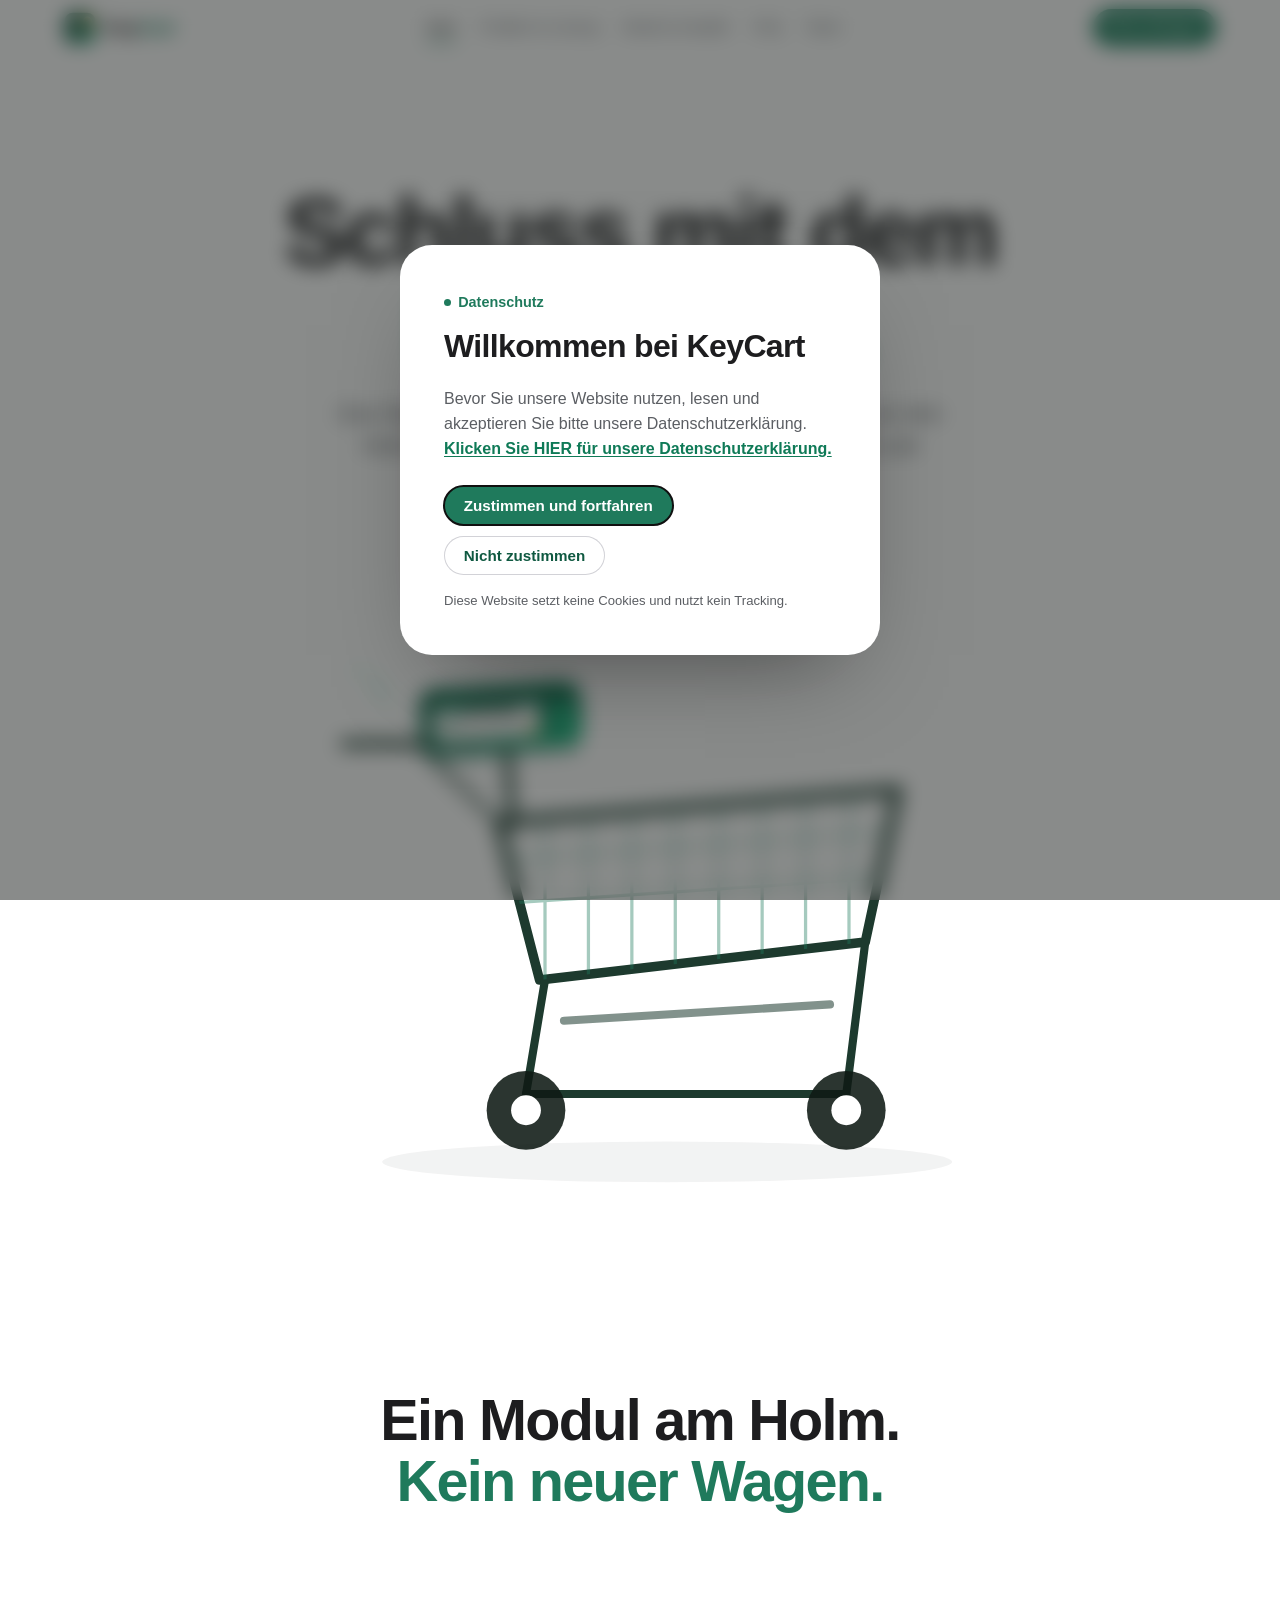
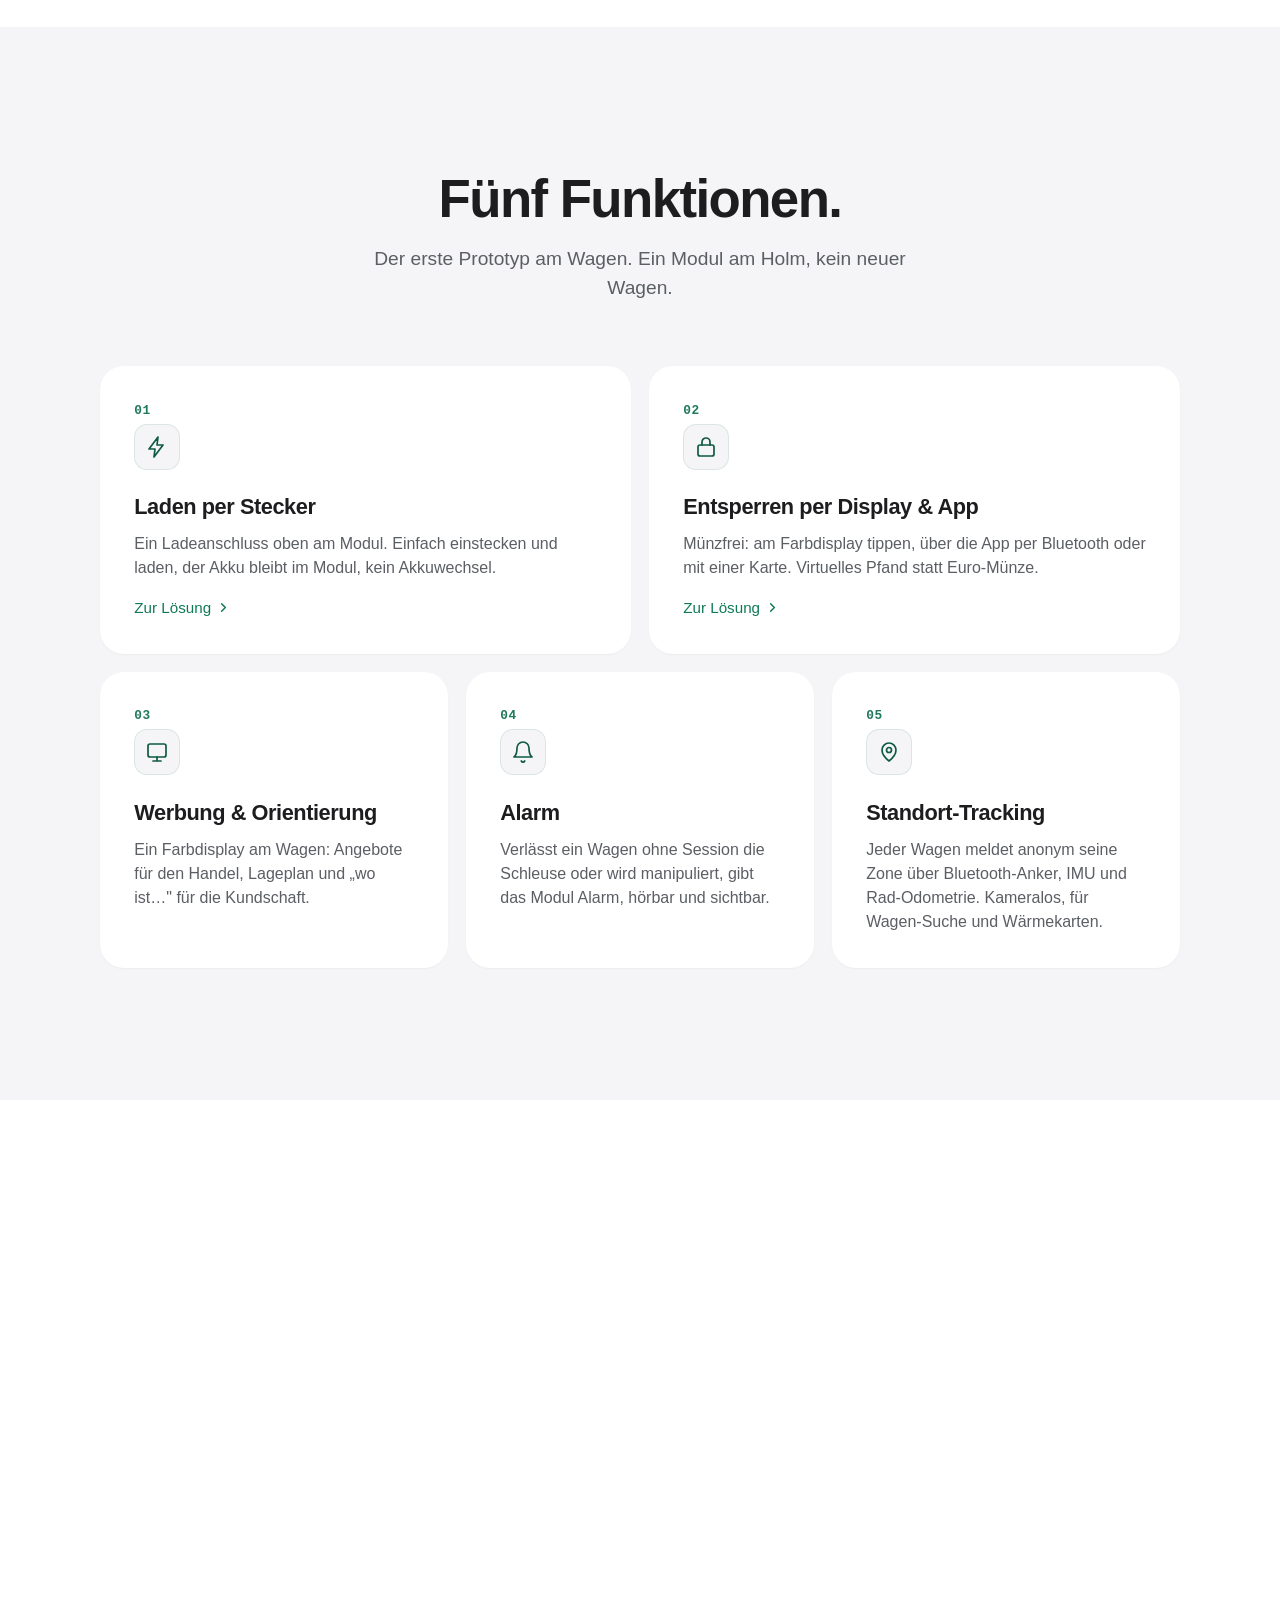
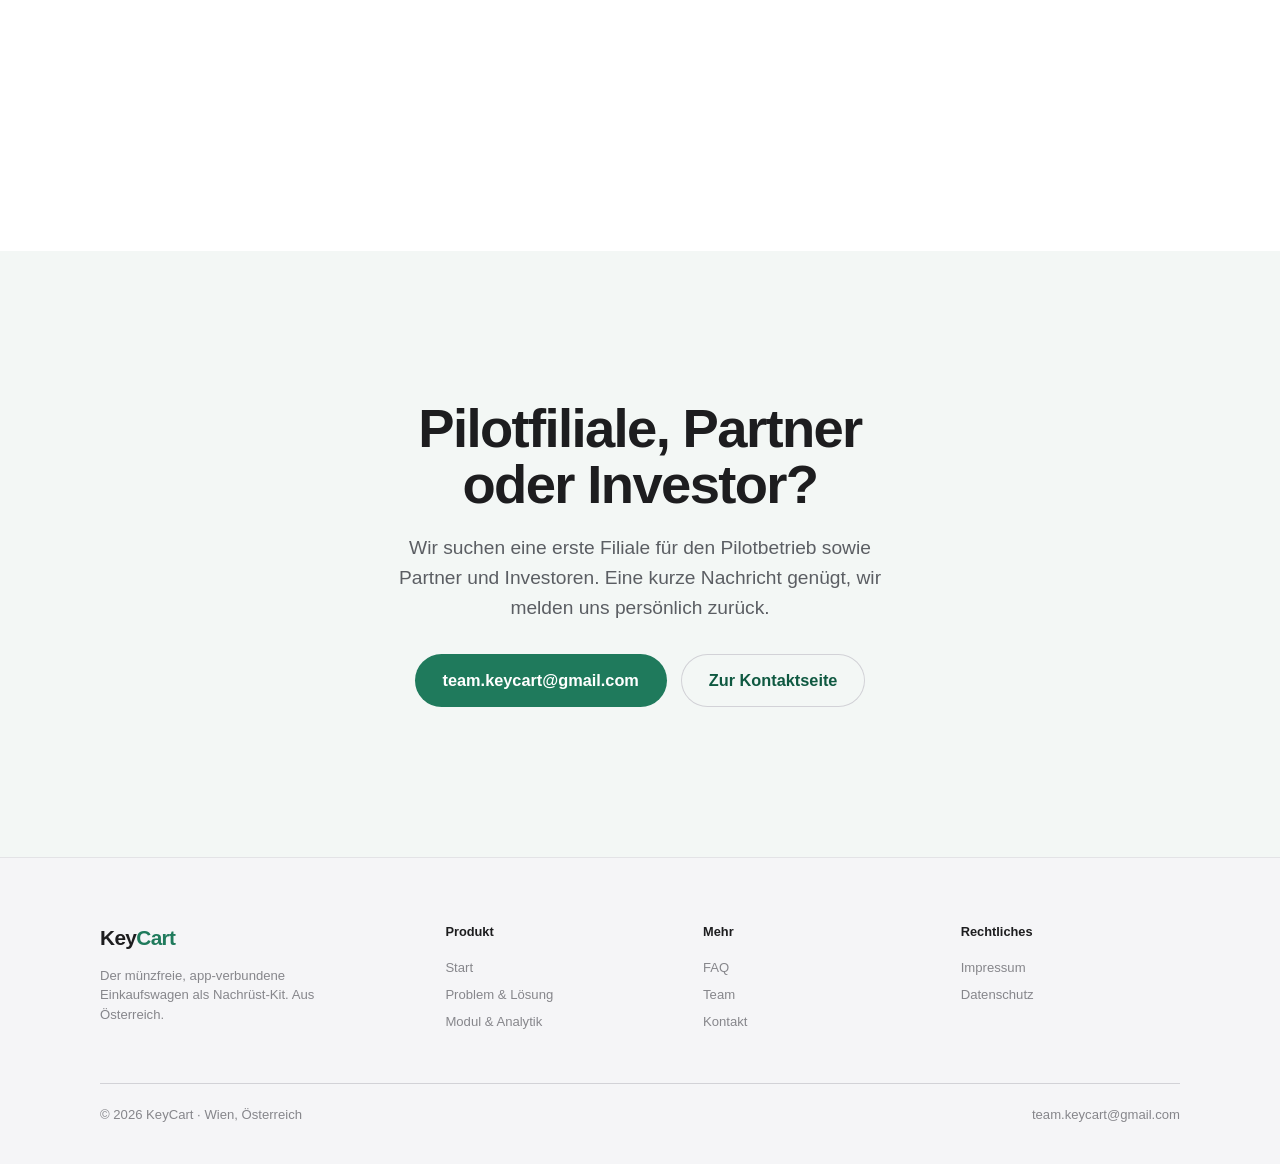
<file: index.html>
<!DOCTYPE html>
<html lang="de">
<head>
<meta charset="UTF-8" />
<meta name="viewport" content="width=device-width, initial-scale=1.0" />
<title>KeyCart · Münzfreier Einkaufswagen als Nachrüst-Modul</title>
<meta name="description" content="KeyCart rüstet bestehende Einkaufswagen nach: Laden per Stecker, Entsperren per Display oder App, ein Farbdisplay für Werbung und Orientierung, Alarm bei Diebstahl und Standort-Tracking. Ein Modul am Holm, kein neuer Wagen. Aus Wien." />
<meta property="og:title" content="KeyCart · Münzfreier Einkaufswagen als Nachrüst-Modul" />
<meta property="og:description" content="Der münzfreie, app-verbundene Einkaufswagen als Nachrüst-Kit. Aus Österreich." />
<meta property="og:type" content="website" />
<meta property="og:url" content="https://www.keycart.at/" />
<meta property="og:image" content="https://www.keycart.at/assets/img/keycart-logo.png" />
<meta property="og:image:alt" content="KeyCart Logo" />
<meta property="og:locale" content="de_AT" />
<meta property="og:site_name" content="KeyCart" />
<meta name="twitter:card" content="summary_large_image" />
<meta name="twitter:title" content="KeyCart · Münzfreier Einkaufswagen als Nachrüst-Modul" />
<meta name="twitter:description" content="Der münzfreie, app-verbundene Einkaufswagen als Nachrüst-Kit. Aus Österreich." />
<meta name="twitter:image" content="https://www.keycart.at/assets/img/keycart-logo.png" />
<link rel="canonical" href="https://www.keycart.at/" />
<link rel="icon" href="assets/img/favicon.svg" type="image/svg+xml" />
<link rel="stylesheet" href="css/home.css" />
<noscript><style>.reveal{opacity:1!important;transform:none!important}</style></noscript>
</head>
<body>

<!-- ====================== NAV ====================== -->
<header class="nav" id="nav">
  <a href="#top" class="nav__brand" aria-label="KeyCart Startseite">
    <span class="logo" aria-hidden="true">
      <svg viewBox="0 0 100 100" width="32" height="32" role="img" aria-label="KeyCart Logo">
        <defs>
          <linearGradient id="tile" x1="0" y1="0" x2="1" y2="1">
            <stop offset="0" stop-color="#0A4434"/>
            <stop offset="0.4" stop-color="#0F5941"/>
            <stop offset="0.75" stop-color="#1F7A5C"/>
            <stop offset="1" stop-color="#34D399"/>
          </linearGradient>
        </defs>
        <rect x="2" y="2" width="96" height="96" rx="26" fill="url(#tile)"/>
        <rect x="2.5" y="2.5" width="95" height="95" rx="25.5" fill="none" stroke="#fff" stroke-opacity="0.18"/>
        <g fill="none" stroke="#fff" stroke-width="7" stroke-linecap="round" stroke-linejoin="round" transform="translate(20 26) scale(0.60)">
          <path d="M2 10 H16 L30 65 H86 L98 18"/>
          <path d="M22 30 L98 18"/>
        </g>
        <circle cx="73" cy="29" r="13.5" fill="#F59E0B" stroke="#fff" stroke-width="2.4"/>
        <g transform="translate(73 29) rotate(-32)" fill="#fff">
          <circle cx="-2.6" cy="0" r="2.8"/>
          <rect x="-0.6" y="-1.2" width="7.5" height="2.4" rx="1"/>
          <rect x="4.4" y="-1.2" width="1.8" height="3.6" rx="0.6"/>
        </g>
      </svg>
    </span>
    <span class="nav__word">Key<span>Cart</span></span>
  </a>
  <nav class="nav__links" aria-label="Hauptnavigation">
    <a href="#top" aria-current="page">Start</a>
    <a href="problem-loesung.html">Problem &amp; Lösung</a>
    <a href="modul-analytik.html">Modul &amp; Analytik</a>
    <a href="faq.html">FAQ</a>
    <a href="team.html">Team</a>
  </nav>
  <a href="#kontakt" class="btn btn--solid nav__cta">Pilot anfragen</a>
</header>

<main id="top">

<!-- ====================== HERO ====================== -->
<section class="hero">
  <div class="hero__inner">
    <h1 class="reveal" style="--i:0">Schluss mit dem<br/><em>Pfandchip.</em></h1>
    <p class="hero__sub reveal" style="--i:1">
      Das Nachrüst-Kit für Einkaufswagen aus Wien. Klemmt an den Holm und macht jeden
      bestehenden Wagen münzfrei und app-verbunden. Kein neuer Wagen.
    </p>
    <div class="hero__links reveal" style="--i:2">
      <a href="#funktionen" class="link">Mehr erfahren
        <svg viewBox="0 0 24 24" fill="none" stroke="currentColor" stroke-width="2.4" stroke-linecap="round" stroke-linejoin="round"><path d="m9 6 6 6-6 6"/></svg>
      </a>
      <a href="#kontakt" class="link">Pilot anfragen
        <svg viewBox="0 0 24 24" fill="none" stroke="currentColor" stroke-width="2.4" stroke-linecap="round" stroke-linejoin="round"><path d="m9 6 6 6-6 6"/></svg>
      </a>
    </div>
  </div>

  <div class="hero__art reveal" style="--i:3">
    <svg class="cart-svg" viewBox="0 0 560 430" role="img" aria-label="Einkaufswagen mit KeyCart-Modul am Holm">
      <defs>
        <linearGradient id="mod" x1="0" y1="0" x2="1" y2="1">
          <stop offset="0" stop-color="#0F5941"/>
          <stop offset="0.6" stop-color="#1F7A5C"/>
          <stop offset="1" stop-color="#34D399"/>
        </linearGradient>
        <clipPath id="basketClip">
          <path d="M176 150 L470 126 L446 238 L206 266 Z"/>
        </clipPath>
      </defs>

      <ellipse cx="300" cy="400" rx="210" ry="15" fill="#0E1A14" opacity="0.05"/>

      <g fill="none" stroke="#1d3a2e" stroke-width="6" stroke-linecap="round" stroke-linejoin="round">
        <path d="M62 92 H188" />
        <path d="M182 94 L186 152" />
        <path d="M120 96 L176 150" opacity="0.6"/>
        <path d="M176 150 L470 126 L446 238 L206 266 Z" stroke-width="7"/>
        <path d="M210 266 L196 350" />
        <path d="M446 238 L432 350" />
        <path d="M196 350 H432" />
        <path d="M224 296 L420 284" opacity="0.55"/>
      </g>

      <g clip-path="url(#basketClip)" stroke="#1F7A5C" stroke-width="2.4" opacity="0.4">
        <path d="M210 110 L210 280"/><path d="M242 108 L242 280"/>
        <path d="M274 106 L274 280"/><path d="M306 104 L306 280"/>
        <path d="M338 102 L338 280"/><path d="M370 100 L370 280"/>
        <path d="M402 98 L402 280"/><path d="M434 96 L434 280"/>
        <path d="M170 178 L480 156"/><path d="M174 210 L470 190"/>
      </g>

      <g>
        <circle cx="196" cy="362" r="29" fill="#0E1A14" opacity="0.88"/>
        <circle cx="196" cy="362" r="11" fill="#fff"/>
        <circle cx="432" cy="362" r="29" fill="#0E1A14" opacity="0.88"/>
        <circle cx="432" cy="362" r="11" fill="#fff"/>
      </g>

      <g transform="rotate(-4 150 78)">
        <rect x="120" y="86" width="116" height="18" rx="9" fill="#0F5941" opacity="0.4"/>
        <rect x="118" y="50" width="120" height="48" rx="13" fill="url(#mod)"/>
        <rect x="118.7" y="50.7" width="118.6" height="46.6" rx="12.3" fill="none" stroke="#fff" stroke-opacity="0.25"/>
        <rect x="128" y="58" width="78" height="32" rx="5" fill="#fff"/>
        <rect x="128" y="58" width="78" height="9" rx="5" fill="#1F7A5C" opacity="0.9"/>
        <circle cx="200" cy="85" r="2.4" fill="#F59E0B"/>
        <g stroke="#1F7A5C" stroke-width="2" stroke-linecap="round" fill="none">
          <path d="m134 75 5 5 9-11"/>
        </g>
        <text x="152" y="72" font-family="JetBrains Mono, monospace" font-size="7.5" fill="#0E1A14" font-weight="600">ENTSPERRT</text>
        <rect x="134" y="81" width="64" height="2.4" rx="1.2" fill="#C9D8CE"/>
        <circle cx="222" cy="74" r="5" fill="#34D399"/>
        <circle cx="222" cy="74" r="5" fill="none" stroke="#34D399" stroke-opacity="0.5">
          <animate attributeName="r" values="5;11;5" dur="2.6s" repeatCount="indefinite"/>
          <animate attributeName="stroke-opacity" values="0.5;0;0.5" dur="2.6s" repeatCount="indefinite"/>
        </circle>
      </g>

      <g fill="none" stroke="#34D399" stroke-width="3" stroke-linecap="round" transform="translate(96 36)">
        <path d="M0 28 a18 18 0 0 0 -16 -10" opacity="0.85"><animate attributeName="opacity" values="0.2;0.85;0.2" dur="2.4s" repeatCount="indefinite"/></path>
        <path d="M-2 18 a30 30 0 0 0 -26 -16" opacity="0.55"><animate attributeName="opacity" values="0.1;0.55;0.1" dur="2.4s" begin="0.3s" repeatCount="indefinite"/></path>
      </g>
    </svg>
  </div>
</section>

<!-- ====================== STATEMENT ====================== -->
<section class="statement">
  <p class="reveal">Ein Modul am Holm.<br/><em>Kein neuer Wagen.</em></p>
</section>

<!-- ====================== FÜNF FUNKTIONEN (Bento) ====================== -->
<section class="sec sec--alt" id="funktionen">
  <div class="wrap">
    <div class="sec__head">
      <h2 class="reveal">Fünf Funktionen.</h2>
      <p class="reveal" style="--i:1">Der erste Prototyp am Wagen. Ein Modul am Holm, kein neuer Wagen.</p>
    </div>

    <div class="bento">
      <a class="bento__box bento__box--wide reveal" href="problem-loesung.html#loesung">
        <span class="bento__n">01</span>
        <span class="bento__ic"><svg viewBox="0 0 24 24" fill="none" stroke="currentColor" stroke-width="1.7" stroke-linecap="round" stroke-linejoin="round"><path d="M13 2 4 14h6l-1 8 9-12h-6z"/></svg></span>
        <h3>Laden per Stecker</h3>
        <p>Ein Ladeanschluss oben am Modul. Einfach einstecken und laden, der Akku bleibt im Modul, kein Akkuwechsel.</p>
        <span class="bento__more">Zur Lösung <svg viewBox="0 0 24 24" fill="none" stroke="currentColor" stroke-width="2.4" stroke-linecap="round" stroke-linejoin="round"><path d="m9 6 6 6-6 6"/></svg></span>
      </a>
      <a class="bento__box bento__box--wide reveal" href="problem-loesung.html#loesung">
        <span class="bento__n">02</span>
        <span class="bento__ic"><svg viewBox="0 0 24 24" fill="none" stroke="currentColor" stroke-width="1.7" stroke-linecap="round" stroke-linejoin="round"><rect x="4" y="10" width="16" height="11" rx="2"/><path d="M8 10V7a4 4 0 0 1 8 0v3"/></svg></span>
        <h3>Entsperren per Display &amp; App</h3>
        <p>Münzfrei: am Farbdisplay tippen, über die App per Bluetooth oder mit einer Karte. Virtuelles Pfand statt Euro-Münze.</p>
        <span class="bento__more">Zur Lösung <svg viewBox="0 0 24 24" fill="none" stroke="currentColor" stroke-width="2.4" stroke-linecap="round" stroke-linejoin="round"><path d="m9 6 6 6-6 6"/></svg></span>
      </a>
      <a class="bento__box reveal" href="modul-analytik.html#modul">
        <span class="bento__n">03</span>
        <span class="bento__ic"><svg viewBox="0 0 24 24" fill="none" stroke="currentColor" stroke-width="1.7" stroke-linecap="round" stroke-linejoin="round"><rect x="3" y="4" width="18" height="13" rx="2"/><path d="M8 21h8M12 17v4"/></svg></span>
        <h3>Werbung &amp; Orientierung</h3>
        <p>Ein Farbdisplay am Wagen: Angebote für den Handel, Lageplan und „wo ist…" für die Kundschaft.</p>
      </a>
      <a class="bento__box reveal" href="faq.html">
        <span class="bento__n">04</span>
        <span class="bento__ic"><svg viewBox="0 0 24 24" fill="none" stroke="currentColor" stroke-width="1.7" stroke-linecap="round" stroke-linejoin="round"><path d="M18 8a6 6 0 0 0-12 0c0 7-3 9-3 9h18s-3-2-3-9"/><path d="M10.3 21a1.9 1.9 0 0 0 3.4 0"/></svg></span>
        <h3>Alarm</h3>
        <p>Verlässt ein Wagen ohne Session die Schleuse oder wird manipuliert, gibt das Modul Alarm, hörbar und sichtbar.</p>
      </a>
      <a class="bento__box reveal" href="modul-analytik.html#analytik">
        <span class="bento__n">05</span>
        <span class="bento__ic"><svg viewBox="0 0 24 24" fill="none" stroke="currentColor" stroke-width="1.7" stroke-linecap="round" stroke-linejoin="round"><path d="M12 21s-7-5.5-7-11a7 7 0 0 1 14 0c0 5.5-7 11-7 11z"/><circle cx="12" cy="10" r="2.5"/></svg></span>
        <h3>Standort-Tracking</h3>
        <p>Jeder Wagen meldet anonym seine Zone über Bluetooth-Anker, IMU und Rad-Odometrie. Kameralos, für Wagen-Suche und Wärmekarten.</p>
      </a>
    </div>
  </div>
</section>

<!-- ====================== SO ENTSPERRT MAN (3 Schritte, beibehalten) ====================== -->
<section class="sec" id="ablauf">
  <div class="wrap">
    <div class="sec__head">
      <h2 class="reveal">So entsperrt man.</h2>
      <p class="reveal" style="--i:1">Drei Schritte, kein Münzschloss, und der gewohnte Anreiz zum Zurückbringen bleibt.</p>
    </div>

    <ol class="steps" aria-label="Ablauf in drei Schritten">
      <li class="step reveal" style="--i:1">
        <span class="step__n">1</span>
        <h3>Antippen</h3>
        <p>Am Display tippen, App öffnen oder Bank- bzw. jö-Karte an den Wagen halten. Verbindung über Bluetooth oder NFC.</p>
      </li>
      <li class="step__line reveal" style="--i:2" aria-hidden="true"></li>
      <li class="step reveal" style="--i:3">
        <span class="step__n">2</span>
        <h3>Entsperren</h3>
        <p>Der Solenoid löst die Pfandkette. Ein virtuelles Pfand wird vorgemerkt, ein kleiner Betrag ohne echte Abbuchung.</p>
      </li>
      <li class="step__line reveal" style="--i:4" aria-hidden="true"></li>
      <li class="step reveal" style="--i:5">
        <span class="step__n">3</span>
        <h3>Zurückstellen</h3>
        <p>Kette zurück in den nächsten Wagen, der Hall-Sensor erkennt es, das Pfand ist sofort wieder frei.</p>
      </li>
    </ol>
  </div>
</section>

<!-- ====================== KONTAKT / CTA ====================== -->
<section class="cta" id="kontakt">
  <h2 class="reveal">Pilotfiliale, Partner<br/>oder Investor?</h2>
  <p class="reveal" style="--i:1">Wir suchen eine erste Filiale für den Pilotbetrieb sowie Partner und Investoren. Eine kurze Nachricht genügt, wir melden uns persönlich zurück.</p>
  <div class="cta__row reveal" style="--i:2">
    <a href="mailto:team.keycart@gmail.com" class="btn btn--solid btn--lg">team.keycart@gmail.com</a>
    <a href="kontakt.html" class="btn btn--ghost btn--lg">Zur Kontaktseite</a>
  </div>
</section>

</main>

<!-- ====================== FOOTER ====================== -->
<footer class="foot">
  <div class="foot__inner">
    <div class="foot__cols">
      <div class="foot__brand">
        <span class="nav__word">Key<span>Cart</span></span>
        <p>Der münzfreie, app-verbundene Einkaufswagen als Nachrüst-Kit. Aus Österreich.</p>
      </div>
      <div class="foot__col">
        <h4>Produkt</h4>
        <a href="#top">Start</a>
        <a href="problem-loesung.html">Problem &amp; Lösung</a>
        <a href="modul-analytik.html">Modul &amp; Analytik</a>
      </div>
      <div class="foot__col">
        <h4>Mehr</h4>
        <a href="faq.html">FAQ</a>
        <a href="team.html">Team</a>
        <a href="kontakt.html">Kontakt</a>
      </div>
      <div class="foot__col">
        <h4>Rechtliches</h4>
        <a href="impressum.html">Impressum</a>
        <a href="datenschutz.html">Datenschutz</a>
      </div>
    </div>
    <div class="foot__base">
      <span>© 2026 KeyCart · Wien, Österreich</span>
      <a href="mailto:team.keycart@gmail.com">team.keycart@gmail.com</a>
    </div>
  </div>
</footer>

<script src="js/main.js"></script>
</body>
</html>
</file>
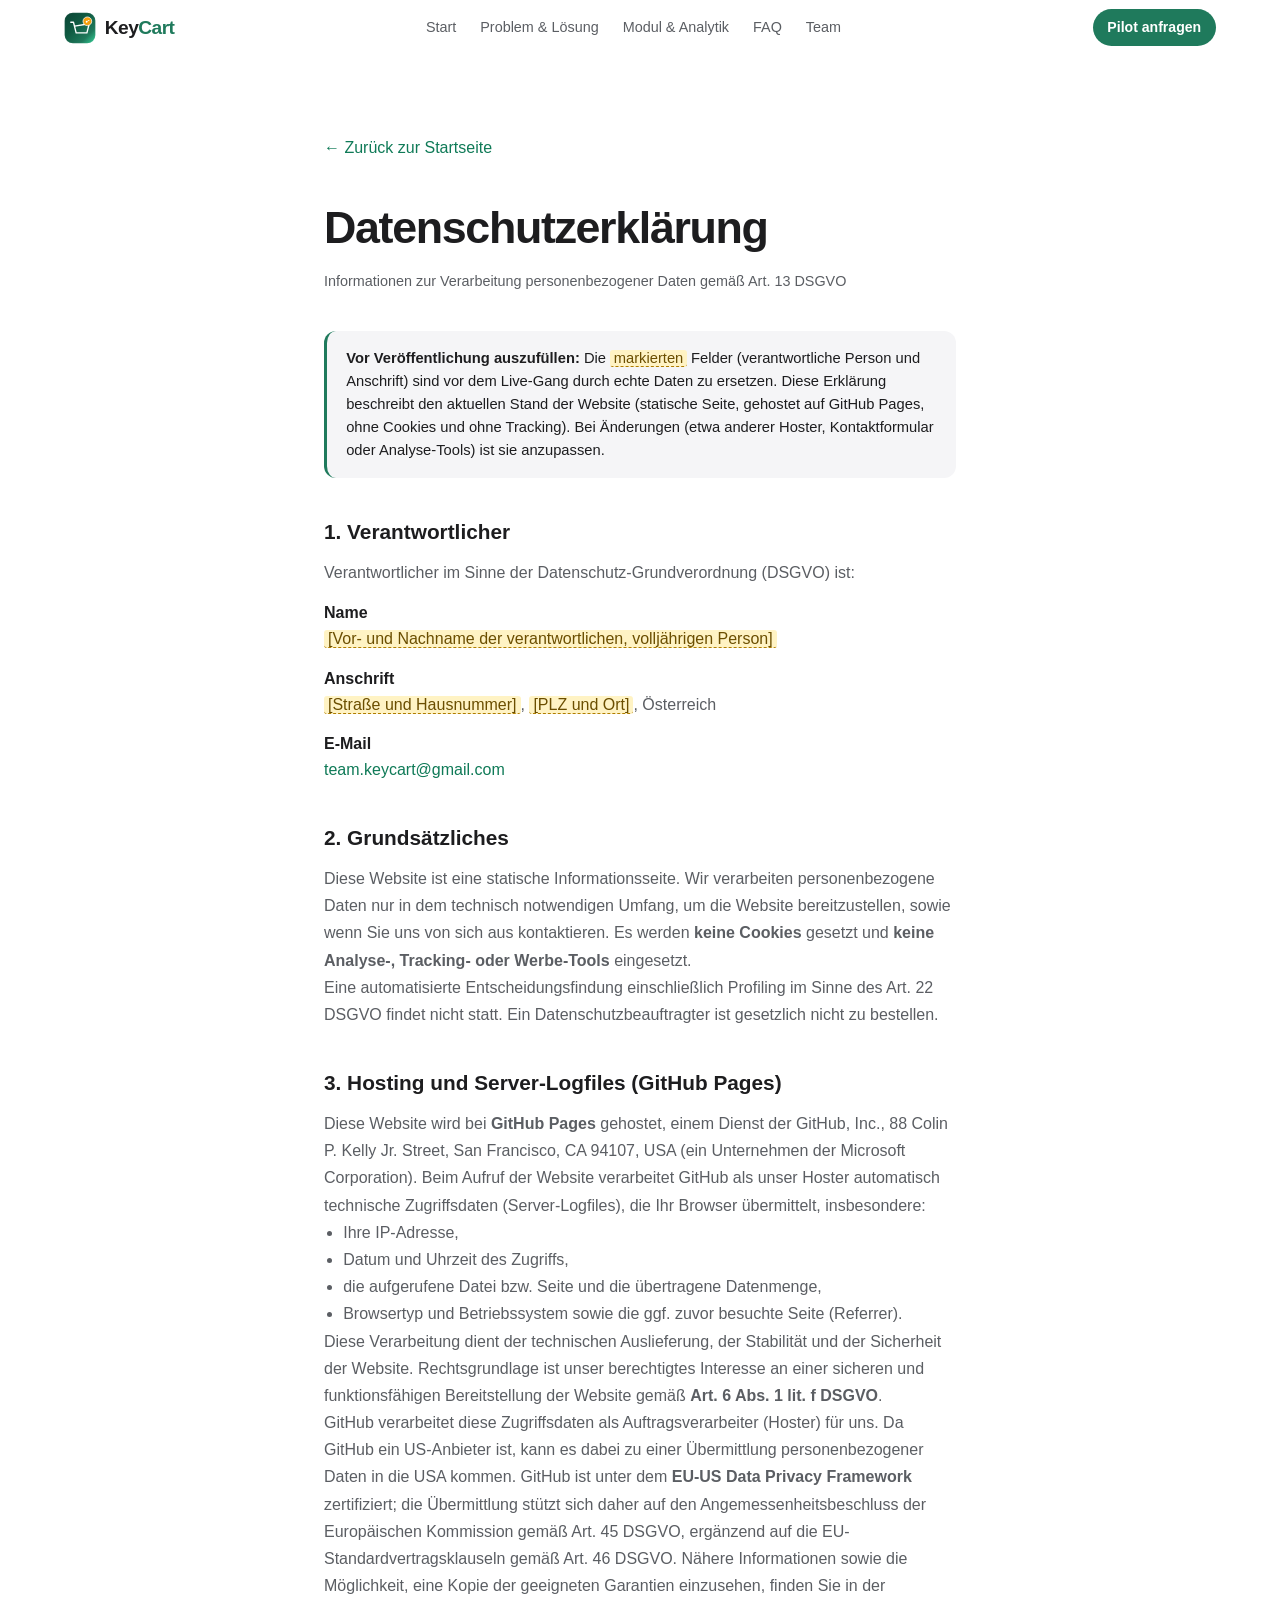
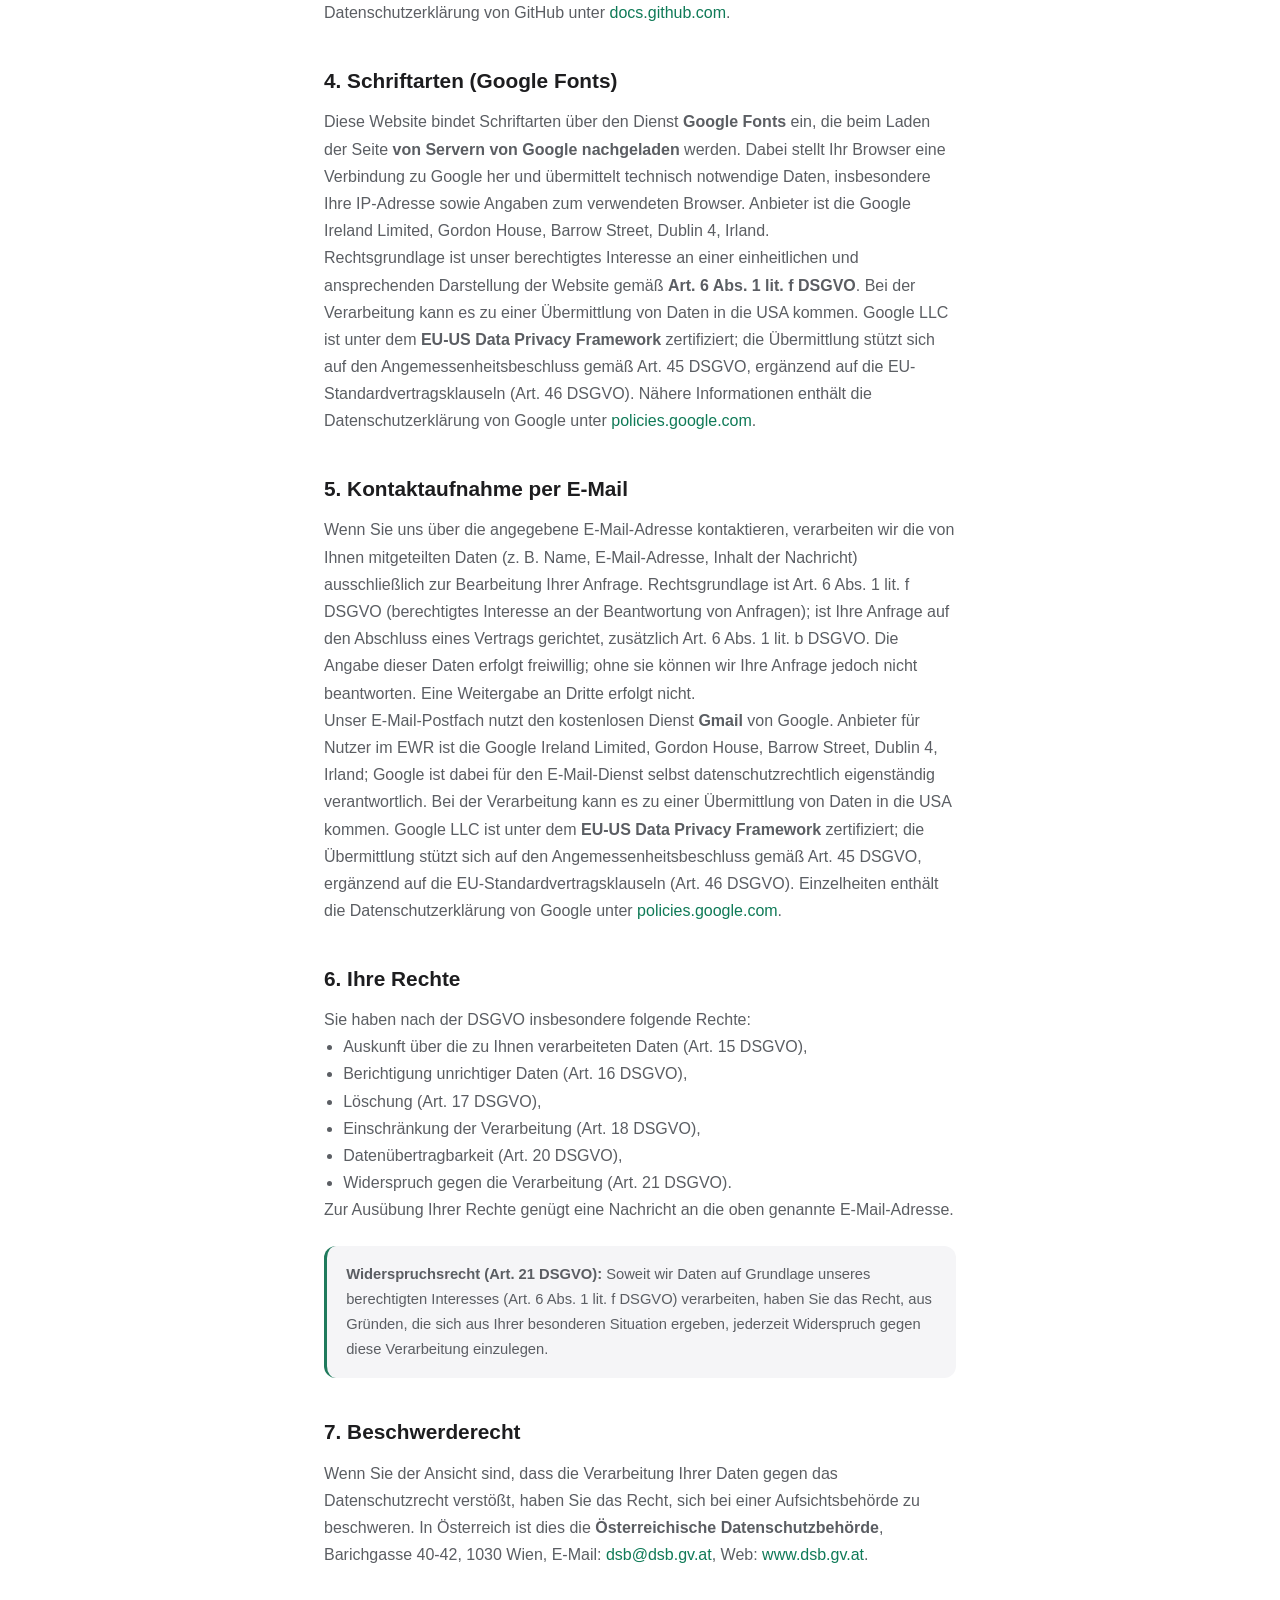
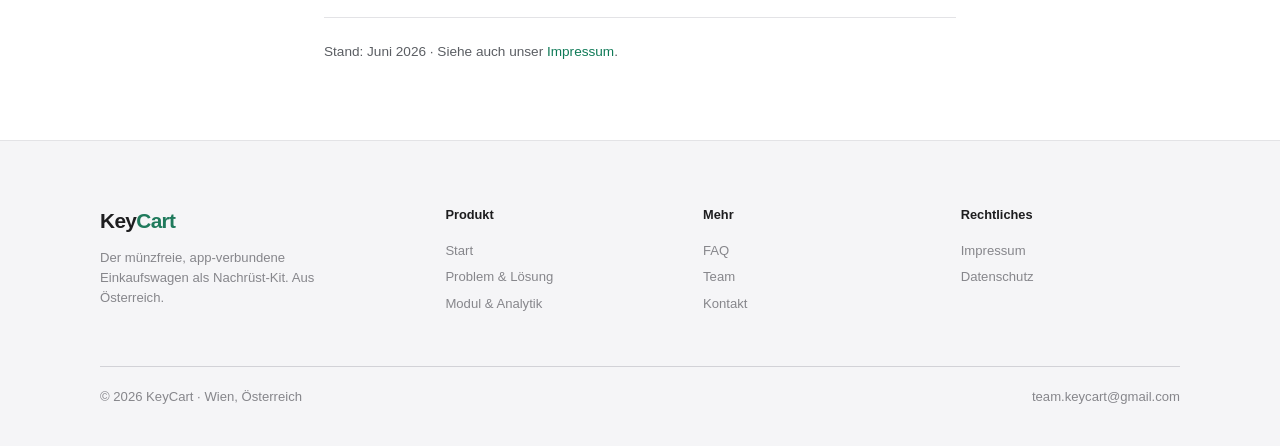
<file: datenschutz.html>
<!DOCTYPE html>
<html lang="de">
<head>
<meta charset="UTF-8" />
<meta name="viewport" content="width=device-width, initial-scale=1.0" />
<title>Datenschutzerklärung · KeyCart</title>
<meta name="description" content="Datenschutzerklärung der KeyCart-Website gemäß DSGVO." />
<link rel="icon" href="assets/img/favicon.svg" type="image/svg+xml" />
<link rel="stylesheet" href="css/home.css" />
<noscript><style>.reveal{opacity:1!important;transform:none!important}</style></noscript>
</head>
<body>

<header class="nav" id="nav">
  <a href="index.html" class="nav__brand" aria-label="KeyCart Startseite">
    <span class="logo" aria-hidden="true">
      <svg viewBox="0 0 100 100" width="32" height="32" role="img" aria-label="KeyCart Logo">
        <defs>
          <linearGradient id="tile" x1="0" y1="0" x2="1" y2="1">
            <stop offset="0" stop-color="#0A4434"/>
            <stop offset="0.4" stop-color="#0F5941"/>
            <stop offset="0.75" stop-color="#1F7A5C"/>
            <stop offset="1" stop-color="#34D399"/>
          </linearGradient>
        </defs>
        <rect x="2" y="2" width="96" height="96" rx="26" fill="url(#tile)"/>
        <rect x="2.5" y="2.5" width="95" height="95" rx="25.5" fill="none" stroke="#fff" stroke-opacity="0.18"/>
        <g fill="none" stroke="#fff" stroke-width="7" stroke-linecap="round" stroke-linejoin="round" transform="translate(20 26) scale(0.60)">
          <path d="M2 10 H16 L30 65 H86 L98 18"/>
          <path d="M22 30 L98 18"/>
        </g>
        <circle cx="73" cy="29" r="13.5" fill="#F59E0B" stroke="#fff" stroke-width="2.4"/>
        <g transform="translate(73 29) rotate(-32)" fill="#fff">
          <circle cx="-2.6" cy="0" r="2.8"/>
          <rect x="-0.6" y="-1.2" width="7.5" height="2.4" rx="1"/>
          <rect x="4.4" y="-1.2" width="1.8" height="3.6" rx="0.6"/>
        </g>
      </svg>
    </span>
    <span class="nav__word">Key<span>Cart</span></span>
  </a>
  <nav class="nav__links" aria-label="Hauptnavigation">
    <a href="index.html">Start</a>
    <a href="problem-loesung.html">Problem &amp; Lösung</a>
    <a href="modul-analytik.html">Modul &amp; Analytik</a>
    <a href="faq.html">FAQ</a>
    <a href="team.html">Team</a>
  </nav>
  <a href="kontakt.html" class="btn btn--solid nav__cta">Pilot anfragen</a>
</header>

<main class="prose">
  <a class="prose__back" href="index.html">&larr; Zurück zur Startseite</a>
  <h1>Datenschutzerklärung</h1>
  <p class="prose__sub">Informationen zur Verarbeitung personenbezogener Daten gemäß Art. 13 DSGVO</p>

  <div class="prose__note">
    <strong>Vor Veröffentlichung auszufüllen:</strong> Die <span class="ph">markierten</span> Felder
    (verantwortliche Person und Anschrift) sind vor dem Live-Gang durch echte Daten zu ersetzen. Diese
    Erklärung beschreibt den aktuellen Stand der Website (statische Seite, gehostet auf GitHub Pages, ohne
    Cookies und ohne Tracking). Bei Änderungen (etwa anderer Hoster, Kontaktformular oder Analyse-Tools)
    ist sie anzupassen.
  </div>

  <h2>1. Verantwortlicher</h2>
  <p>Verantwortlicher im Sinne der Datenschutz-Grundverordnung (DSGVO) ist:</p>
  <dl>
    <dt>Name</dt>
    <dd><span class="ph">[Vor- und Nachname der verantwortlichen, volljährigen Person]</span></dd>
    <dt>Anschrift</dt>
    <dd><span class="ph">[Straße und Hausnummer]</span>, <span class="ph">[PLZ und Ort]</span>, Österreich</dd>
    <dt>E-Mail</dt>
    <dd><a href="mailto:team.keycart@gmail.com">team.keycart@gmail.com</a></dd>
  </dl>

  <h2>2. Grundsätzliches</h2>
  <p>
    Diese Website ist eine statische Informationsseite. Wir verarbeiten personenbezogene Daten nur in dem
    technisch notwendigen Umfang, um die Website bereitzustellen, sowie wenn Sie uns von sich aus
    kontaktieren. Es werden <strong>keine Cookies</strong> gesetzt und <strong>keine Analyse-, Tracking-
    oder Werbe-Tools</strong> eingesetzt.
  </p>
  <p>
    Eine automatisierte Entscheidungsfindung einschließlich Profiling im Sinne des Art.&nbsp;22 DSGVO
    findet nicht statt. Ein Datenschutzbeauftragter ist gesetzlich nicht zu bestellen.
  </p>

  <h2>3. Hosting und Server-Logfiles (GitHub Pages)</h2>
  <p>
    Diese Website wird bei <strong>GitHub Pages</strong> gehostet, einem Dienst der GitHub, Inc.,
    88 Colin P. Kelly Jr. Street, San Francisco, CA 94107, USA (ein Unternehmen der Microsoft Corporation).
    Beim Aufruf der Website verarbeitet GitHub als unser Hoster automatisch technische Zugriffsdaten
    (Server-Logfiles), die Ihr Browser übermittelt, insbesondere:
  </p>
  <ul>
    <li>Ihre IP-Adresse,</li>
    <li>Datum und Uhrzeit des Zugriffs,</li>
    <li>die aufgerufene Datei bzw. Seite und die übertragene Datenmenge,</li>
    <li>Browsertyp und Betriebssystem sowie die ggf. zuvor besuchte Seite (Referrer).</li>
  </ul>
  <p>
    Diese Verarbeitung dient der technischen Auslieferung, der Stabilität und der Sicherheit der Website.
    Rechtsgrundlage ist unser berechtigtes Interesse an einer sicheren und funktionsfähigen Bereitstellung
    der Website gemäß <strong>Art. 6 Abs. 1 lit. f DSGVO</strong>.
  </p>
  <p>
    GitHub verarbeitet diese Zugriffsdaten als Auftragsverarbeiter (Hoster) für uns. Da GitHub ein
    US-Anbieter ist, kann es dabei zu einer Übermittlung personenbezogener Daten in die USA kommen.
    GitHub ist unter dem <strong>EU-US Data Privacy Framework</strong> zertifiziert; die Übermittlung
    stützt sich daher auf den Angemessenheitsbeschluss der Europäischen Kommission gemäß Art.&nbsp;45 DSGVO,
    ergänzend auf die EU-Standardvertragsklauseln gemäß Art.&nbsp;46 DSGVO. Nähere Informationen sowie die
    Möglichkeit, eine Kopie der geeigneten Garantien einzusehen, finden Sie in der Datenschutzerklärung von
    GitHub unter
    <a href="https://docs.github.com/site-policy/privacy-policies/github-general-privacy-statement" rel="noopener" target="_blank">docs.github.com</a>.
  </p>

  <h2>4. Schriftarten (Google Fonts)</h2>
  <p>
    Diese Website bindet Schriftarten über den Dienst <strong>Google Fonts</strong> ein, die beim Laden der
    Seite <strong>von Servern von Google nachgeladen</strong> werden. Dabei stellt Ihr Browser eine
    Verbindung zu Google her und übermittelt technisch notwendige Daten, insbesondere Ihre IP-Adresse sowie
    Angaben zum verwendeten Browser. Anbieter ist die Google Ireland Limited, Gordon House, Barrow Street,
    Dublin 4, Irland.
  </p>
  <p>
    Rechtsgrundlage ist unser berechtigtes Interesse an einer einheitlichen und ansprechenden Darstellung
    der Website gemäß <strong>Art. 6 Abs. 1 lit. f DSGVO</strong>. Bei der Verarbeitung kann es zu einer
    Übermittlung von Daten in die USA kommen. Google&nbsp;LLC ist unter dem
    <strong>EU-US Data Privacy Framework</strong> zertifiziert; die Übermittlung stützt sich auf den
    Angemessenheitsbeschluss gemäß Art.&nbsp;45 DSGVO, ergänzend auf die EU-Standardvertragsklauseln
    (Art.&nbsp;46 DSGVO). Nähere Informationen enthält die Datenschutzerklärung von Google unter
    <a href="https://policies.google.com/privacy" rel="noopener" target="_blank">policies.google.com</a>.
  </p>

  <h2>5. Kontaktaufnahme per E-Mail</h2>
  <p>
    Wenn Sie uns über die angegebene E-Mail-Adresse kontaktieren, verarbeiten wir die von Ihnen mitgeteilten
    Daten (z.&nbsp;B. Name, E-Mail-Adresse, Inhalt der Nachricht) ausschließlich zur Bearbeitung Ihrer
    Anfrage. Rechtsgrundlage ist Art.&nbsp;6 Abs.&nbsp;1 lit.&nbsp;f DSGVO (berechtigtes Interesse an der
    Beantwortung von Anfragen); ist Ihre Anfrage auf den Abschluss eines Vertrags gerichtet, zusätzlich
    Art.&nbsp;6 Abs.&nbsp;1 lit.&nbsp;b DSGVO. Die Angabe dieser Daten erfolgt freiwillig; ohne sie können
    wir Ihre Anfrage jedoch nicht beantworten. Eine Weitergabe an Dritte erfolgt nicht.
  </p>
  <p>
    Unser E-Mail-Postfach nutzt den kostenlosen Dienst <strong>Gmail</strong> von Google. Anbieter für
    Nutzer im EWR ist die Google Ireland Limited, Gordon House, Barrow Street, Dublin 4, Irland; Google ist
    dabei für den E-Mail-Dienst selbst datenschutzrechtlich eigenständig verantwortlich. Bei der
    Verarbeitung kann es zu einer Übermittlung von Daten in die USA kommen. Google&nbsp;LLC ist unter dem
    <strong>EU-US Data Privacy Framework</strong> zertifiziert; die Übermittlung stützt sich auf den
    Angemessenheitsbeschluss gemäß Art.&nbsp;45 DSGVO, ergänzend auf die EU-Standardvertragsklauseln
    (Art.&nbsp;46 DSGVO). Einzelheiten enthält die Datenschutzerklärung von Google unter
    <a href="https://policies.google.com/privacy" rel="noopener" target="_blank">policies.google.com</a>.
  </p>

  <h2>6. Ihre Rechte</h2>
  <p>Sie haben nach der DSGVO insbesondere folgende Rechte:</p>
  <ul>
    <li>Auskunft über die zu Ihnen verarbeiteten Daten (Art.&nbsp;15 DSGVO),</li>
    <li>Berichtigung unrichtiger Daten (Art.&nbsp;16 DSGVO),</li>
    <li>Löschung (Art.&nbsp;17 DSGVO),</li>
    <li>Einschränkung der Verarbeitung (Art.&nbsp;18 DSGVO),</li>
    <li>Datenübertragbarkeit (Art.&nbsp;20 DSGVO),</li>
    <li>Widerspruch gegen die Verarbeitung (Art.&nbsp;21 DSGVO).</li>
  </ul>
  <p>
    Zur Ausübung Ihrer Rechte genügt eine Nachricht an die oben genannte E-Mail-Adresse.
  </p>
  <p class="prose__note">
    <strong>Widerspruchsrecht (Art.&nbsp;21 DSGVO):</strong> Soweit wir Daten auf Grundlage unseres
    berechtigten Interesses (Art.&nbsp;6 Abs.&nbsp;1 lit.&nbsp;f DSGVO) verarbeiten, haben Sie das Recht,
    aus Gründen, die sich aus Ihrer besonderen Situation ergeben, jederzeit Widerspruch gegen diese
    Verarbeitung einzulegen.
  </p>

  <h2>7. Beschwerderecht</h2>
  <p>
    Wenn Sie der Ansicht sind, dass die Verarbeitung Ihrer Daten gegen das Datenschutzrecht verstößt, haben
    Sie das Recht, sich bei einer Aufsichtsbehörde zu beschweren. In Österreich ist dies die
    <strong>Österreichische Datenschutzbehörde</strong>, Barichgasse 40-42, 1030 Wien,
    E-Mail: <a href="mailto:dsb@dsb.gv.at">dsb@dsb.gv.at</a>, Web:
    <a href="https://www.dsb.gv.at" rel="noopener" target="_blank">www.dsb.gv.at</a>.
  </p>

  <p class="prose__foot">Stand: Juni 2026 · Siehe auch unser <a href="impressum.html">Impressum</a>.</p>
</main>

<footer class="foot">
  <div class="foot__inner">
    <div class="foot__cols">
      <div class="foot__brand">
        <span class="nav__word">Key<span>Cart</span></span>
        <p>Der münzfreie, app-verbundene Einkaufswagen als Nachrüst-Kit. Aus Österreich.</p>
      </div>
      <div class="foot__col"><h4>Produkt</h4>
        <a href="index.html">Start</a>
        <a href="problem-loesung.html">Problem &amp; Lösung</a>
        <a href="modul-analytik.html">Modul &amp; Analytik</a>
      </div>
      <div class="foot__col"><h4>Mehr</h4>
        <a href="faq.html">FAQ</a>
        <a href="team.html">Team</a>
        <a href="kontakt.html">Kontakt</a>
      </div>
      <div class="foot__col"><h4>Rechtliches</h4>
        <a href="impressum.html">Impressum</a>
        <a href="datenschutz.html">Datenschutz</a>
      </div>
    </div>
    <div class="foot__base">
      <span>© 2026 KeyCart · Wien, Österreich</span>
      <a href="mailto:team.keycart@gmail.com">team.keycart@gmail.com</a>
    </div>
  </div>
</footer>

<script src="js/main.js"></script>
</body>
</html>
</file>
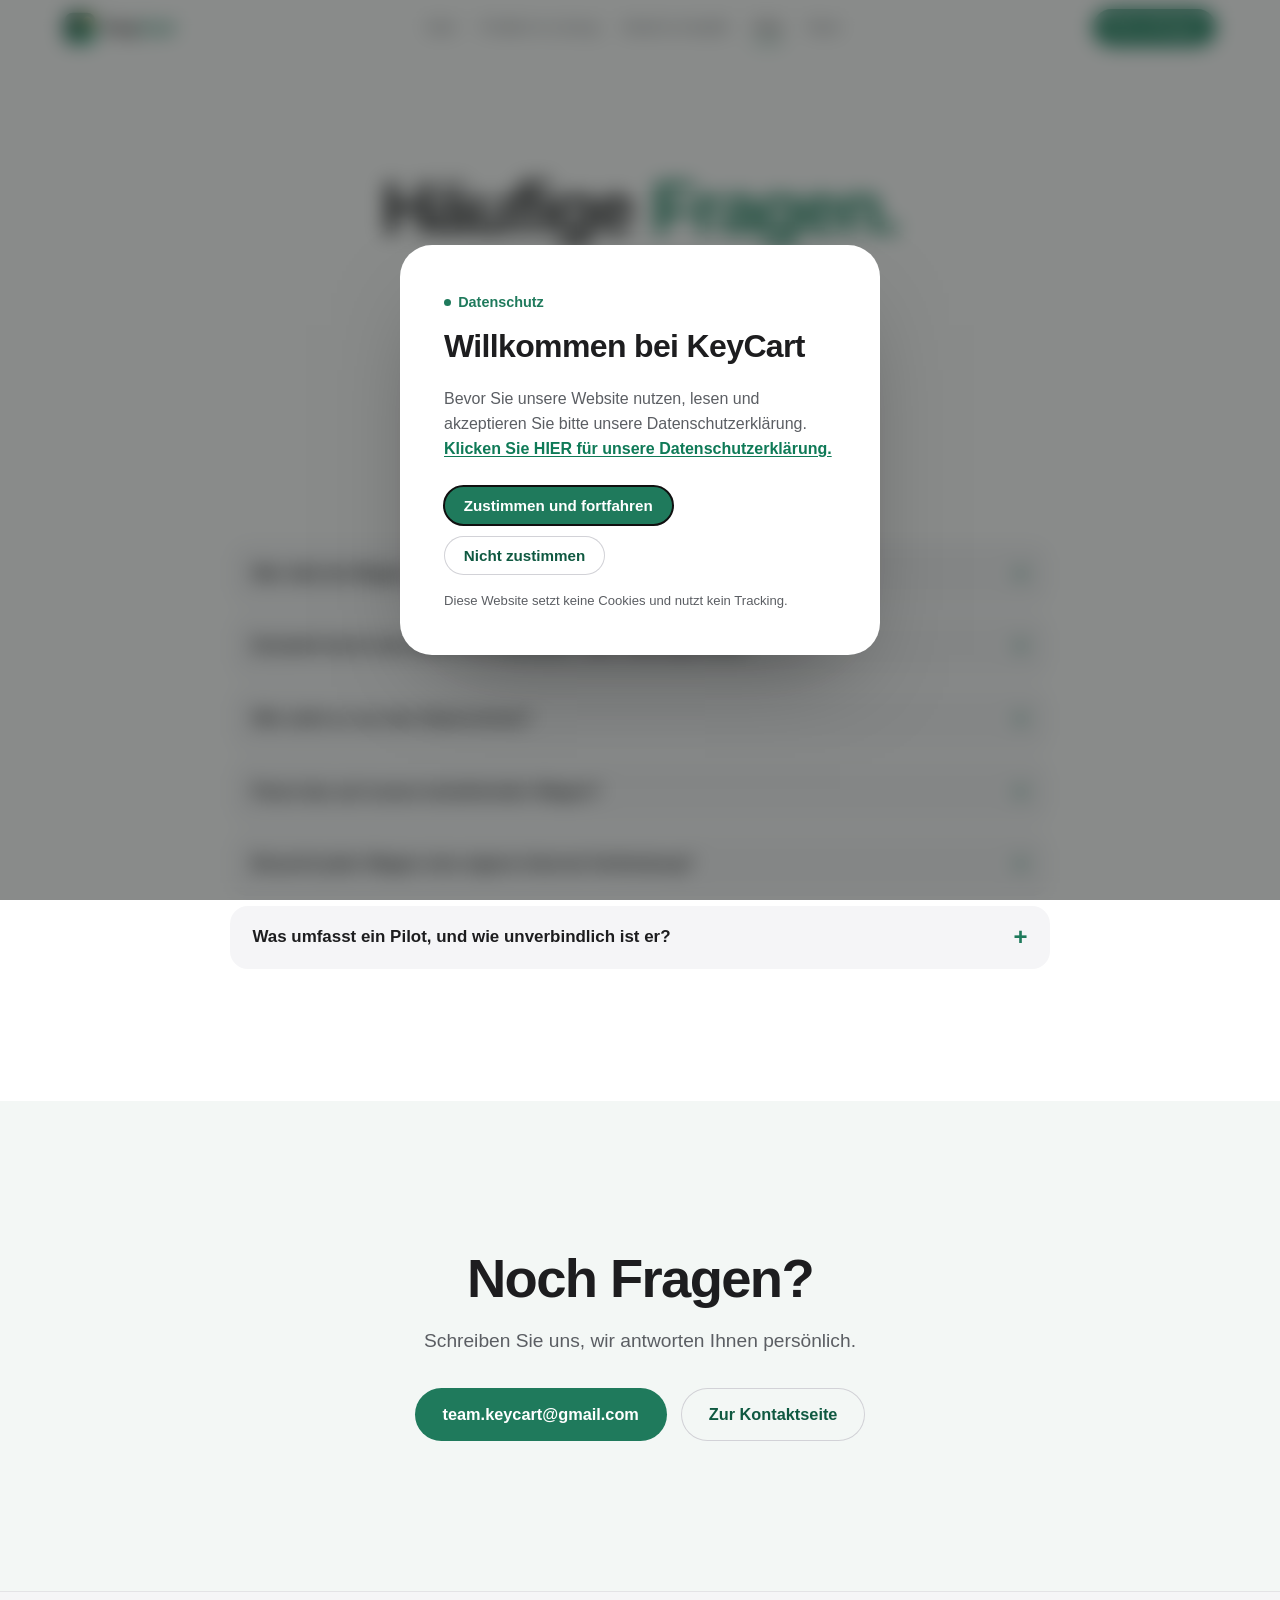
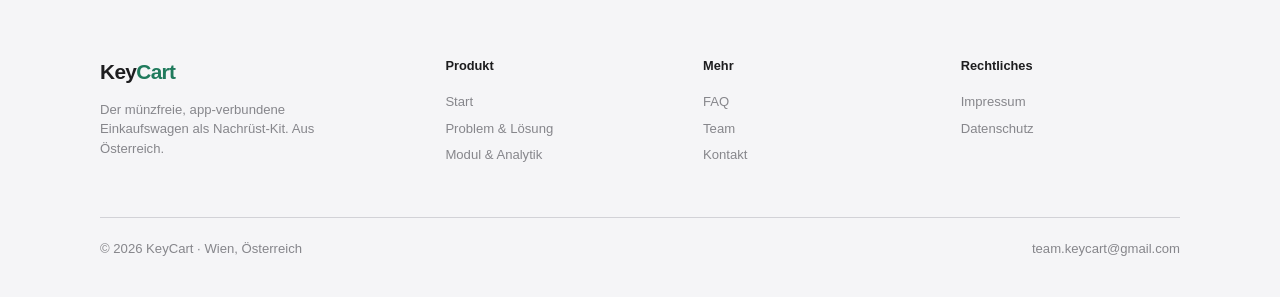
<file: faq.html>
<!DOCTYPE html>
<html lang="de">
<head>
<meta charset="UTF-8" />
<meta name="viewport" content="width=device-width, initial-scale=1.0" />
<title>FAQ · KeyCart</title>
<meta name="description" content="Häufige Fragen zu KeyCart: Laden per Stecker, Farbdisplay und Werbung, Alarm bei Diebstahl, Datenschutz und Standort-Tracking, Befestigung, Internet-Anbindung und Ablauf eines Piloten." />
<link rel="canonical" href="https://www.keycart.at/faq.html" />
<link rel="icon" href="assets/img/favicon.svg" type="image/svg+xml" />
<link rel="stylesheet" href="css/home.css" />
<noscript><style>.reveal{opacity:1!important;transform:none!important}</style></noscript>
</head>
<body>

<header class="nav" id="nav">
  <a href="index.html" class="nav__brand" aria-label="KeyCart Startseite">
    <span class="logo" aria-hidden="true">
      <svg viewBox="0 0 100 100" width="32" height="32" role="img" aria-label="KeyCart Logo">
        <defs>
          <linearGradient id="tile" x1="0" y1="0" x2="1" y2="1">
            <stop offset="0" stop-color="#0A4434"/>
            <stop offset="0.4" stop-color="#0F5941"/>
            <stop offset="0.75" stop-color="#1F7A5C"/>
            <stop offset="1" stop-color="#34D399"/>
          </linearGradient>
        </defs>
        <rect x="2" y="2" width="96" height="96" rx="26" fill="url(#tile)"/>
        <rect x="2.5" y="2.5" width="95" height="95" rx="25.5" fill="none" stroke="#fff" stroke-opacity="0.18"/>
        <g fill="none" stroke="#fff" stroke-width="7" stroke-linecap="round" stroke-linejoin="round" transform="translate(20 26) scale(0.60)">
          <path d="M2 10 H16 L30 65 H86 L98 18"/>
          <path d="M22 30 L98 18"/>
        </g>
        <circle cx="73" cy="29" r="13.5" fill="#F59E0B" stroke="#fff" stroke-width="2.4"/>
        <g transform="translate(73 29) rotate(-32)" fill="#fff">
          <circle cx="-2.6" cy="0" r="2.8"/>
          <rect x="-0.6" y="-1.2" width="7.5" height="2.4" rx="1"/>
          <rect x="4.4" y="-1.2" width="1.8" height="3.6" rx="0.6"/>
        </g>
      </svg>
    </span>
    <span class="nav__word">Key<span>Cart</span></span>
  </a>
  <nav class="nav__links" aria-label="Hauptnavigation">
    <a href="index.html">Start</a>
    <a href="problem-loesung.html">Problem &amp; Lösung</a>
    <a href="modul-analytik.html">Modul &amp; Analytik</a>
    <a href="faq.html" aria-current="page">FAQ</a>
    <a href="team.html">Team</a>
  </nav>
  <a href="kontakt.html" class="btn btn--solid nav__cta">Pilot anfragen</a>
</header>

<main>

<section class="phero">
  <div class="phero__inner">
    <h1 class="reveal">Häufige <em>Fragen.</em></h1>
    <p class="phero__sub reveal" style="--i:1">Was Händler zuerst fragen.</p>
  </div>
</section>

<section class="sec" id="faq">
  <div class="wrap">
    <div class="faq">
      <details class="faq__item reveal">
        <summary>Wer lädt die Wagen, und wie lange hält der Akku?</summary>
        <p>Ein 18650-Li-Ion-Akku versorgt das Modul. Geladen wird per Stecker über einen USB-C-Anschluss oben am Modul; der Akku bleibt im Modul, kein Wechsel. Das Farbdisplay ist nur während einer Session aktiv, sonst schläft das Modul im Mikroampere-Bereich, so reicht eine Zelle lange. (Eine automatische Lade-Station ohne Einstecken ist als Ausbaustufe geplant.)</p>
      </details>
      <details class="faq__item reveal" style="--i:1">
        <summary>Entsteht durch das Modul ein Diebstahl- oder Haftungsrisiko?</summary>
        <p>KeyCart hat bewusst keine Selbst-Scan- oder Bezahlfunktion am Wagen, also kein Schwund-Risiko wie bei Scan-Carts. Gegen den Diebstahl des Wagens selbst hat das Modul einen <strong>Alarm</strong>: Verlässt ein Wagen ohne aktive Session die Ausgangsschleuse oder wird er manipuliert, schlägt es akustisch und sichtbar an. Das Gehäuse ist robust am Holm montiert; das virtuelle Pfand bleibt der gewohnte Anreiz zum Zurückbringen.</p>
      </details>
      <details class="faq__item reveal" style="--i:2">
        <summary>Wie steht es um den Datenschutz?</summary>
        <p>Die Bewegungs-Analytik ist anonym und kameralos. Die Position entsteht aus Bluetooth-Ankern, IMU und Rad-Odometrie, nicht aus personenbezogenen Daten. Ausgewertet werden Zonen und Wege, nicht einzelne Personen. Wir legen das System DSGVO-konform aus.</p>
      </details>
      <details class="faq__item reveal" style="--i:3">
        <summary>Passt das auf unsere bestehenden Wagen?</summary>
        <p>Das Modul klemmt an den Holm gängiger Wanzl-Wagen. Kein neuer Wagen, kein Umbau der Flotte, vollständig wieder abnehmbar. Die Befestigung gehört zu den Punkten, die wir im Pilot pro Wagentyp absichern.</p>
      </details>
      <details class="faq__item reveal" style="--i:4">
        <summary>Braucht jeder Wagen eine eigene Internet-Verbindung?</summary>
        <p>Nein. Die Wagen funken lokal. Eine Sammelstation pro Filiale dient als Gateway ins Internet und für Firmware-Updates. Kein Mobilfunkvertrag pro Wagen, eine Anbindung pro Standort.</p>
      </details>
      <details class="faq__item reveal" style="--i:5">
        <summary>Was umfasst ein Pilot, und wie unverbindlich ist er?</summary>
        <p>Ein Pilot läuft in einer einzigen Filiale mit vorab vereinbarten Konditionen. Der Einbau ist reversibel und jederzeit beendbar. Danach entscheiden Sie auf Basis echter Daten über eine Ausweitung.</p>
      </details>
    </div>
  </div>
</section>

<section class="cta">
  <h2 class="reveal">Noch Fragen?</h2>
  <p class="reveal" style="--i:1">Schreiben Sie uns, wir antworten Ihnen persönlich.</p>
  <div class="cta__row reveal" style="--i:2">
    <a class="btn btn--solid btn--lg" href="mailto:team.keycart@gmail.com">team.keycart@gmail.com</a>
    <a class="btn btn--ghost btn--lg" href="kontakt.html">Zur Kontaktseite</a>
  </div>
</section>

</main>

<footer class="foot">
  <div class="foot__inner">
    <div class="foot__cols">
      <div class="foot__brand">
        <span class="nav__word">Key<span>Cart</span></span>
        <p>Der münzfreie, app-verbundene Einkaufswagen als Nachrüst-Kit. Aus Österreich.</p>
      </div>
      <div class="foot__col"><h4>Produkt</h4>
        <a href="index.html">Start</a>
        <a href="problem-loesung.html">Problem &amp; Lösung</a>
        <a href="modul-analytik.html">Modul &amp; Analytik</a>
      </div>
      <div class="foot__col"><h4>Mehr</h4>
        <a href="faq.html">FAQ</a>
        <a href="team.html">Team</a>
        <a href="kontakt.html">Kontakt</a>
      </div>
      <div class="foot__col"><h4>Rechtliches</h4>
        <a href="impressum.html">Impressum</a>
        <a href="datenschutz.html">Datenschutz</a>
      </div>
    </div>
    <div class="foot__base">
      <span>© 2026 KeyCart · Wien, Österreich</span>
      <a href="mailto:team.keycart@gmail.com">team.keycart@gmail.com</a>
    </div>
  </div>
</footer>

<script src="js/main.js"></script>
</body>
</html>
</file>
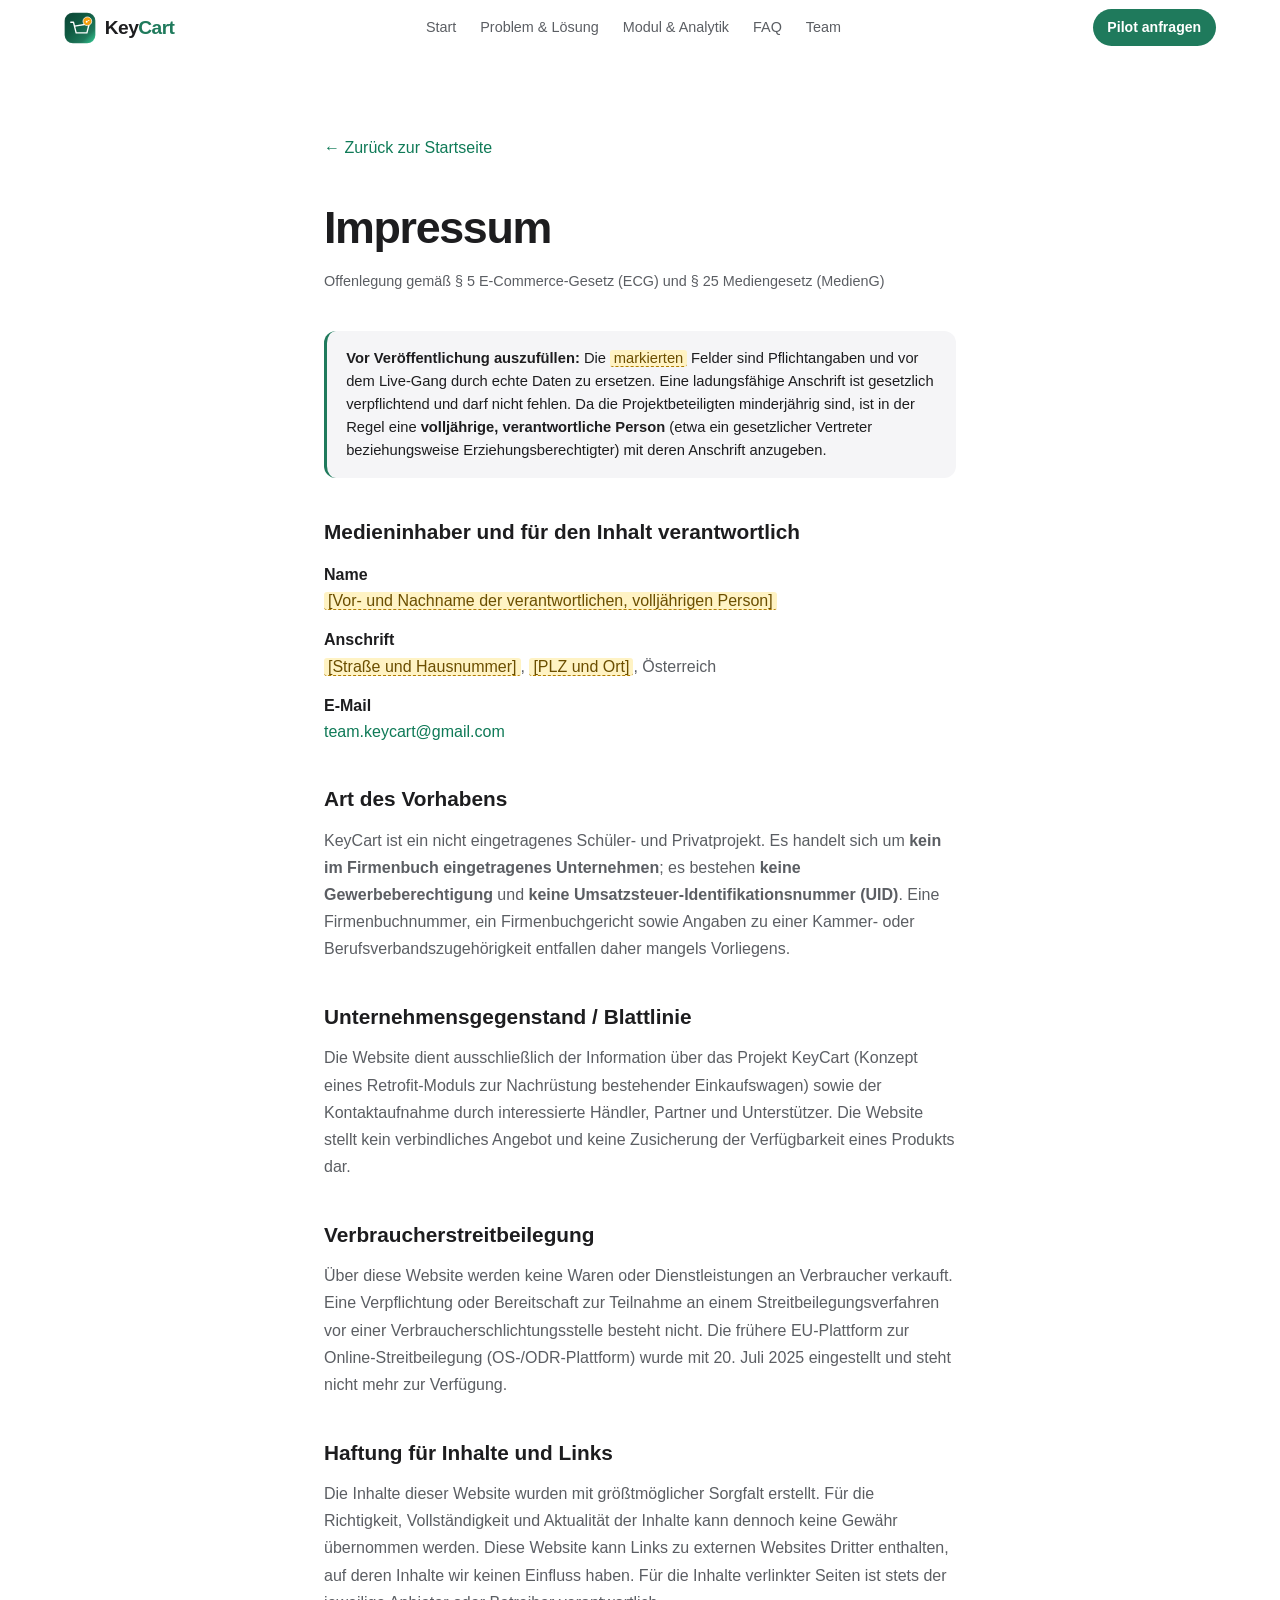
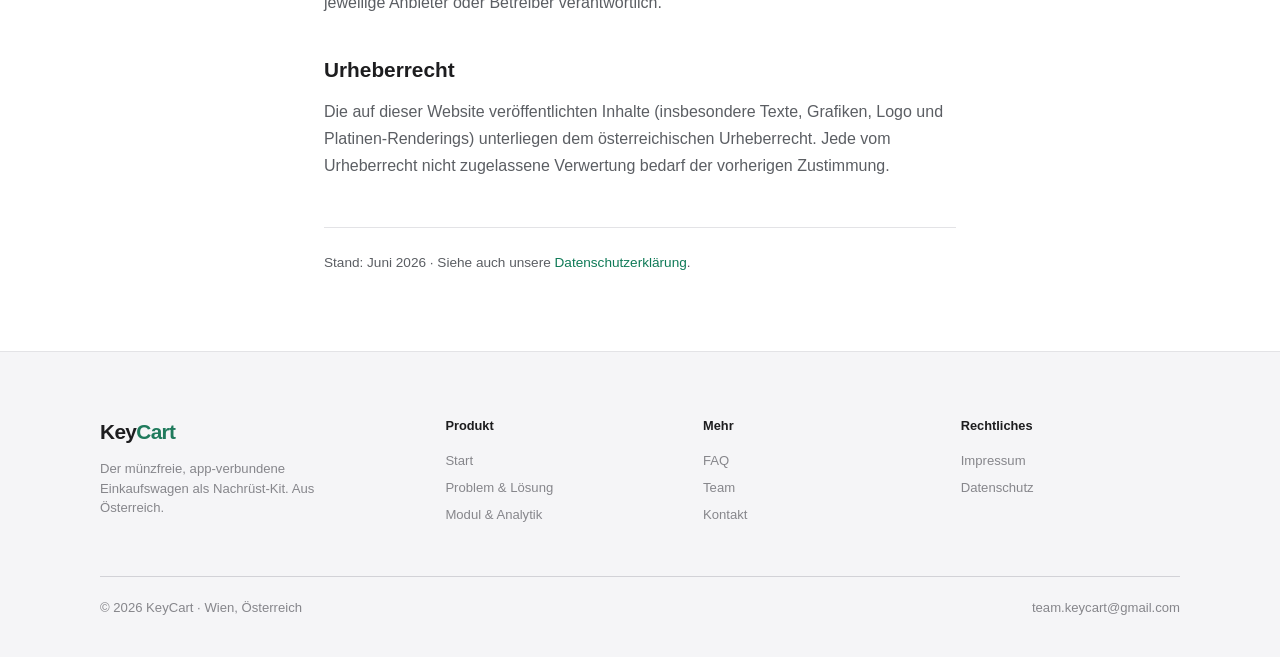
<file: impressum.html>
<!DOCTYPE html>
<html lang="de">
<head>
<meta charset="UTF-8" />
<meta name="viewport" content="width=device-width, initial-scale=1.0" />
<title>Impressum · KeyCart</title>
<meta name="description" content="Impressum und Offenlegung der KeyCart-Website gemäß § 5 ECG und § 25 Mediengesetz." />
<link rel="icon" href="assets/img/favicon.svg" type="image/svg+xml" />
<link rel="stylesheet" href="css/home.css" />
<noscript><style>.reveal{opacity:1!important;transform:none!important}</style></noscript>
</head>
<body>

<header class="nav" id="nav">
  <a href="index.html" class="nav__brand" aria-label="KeyCart Startseite">
    <span class="logo" aria-hidden="true">
      <svg viewBox="0 0 100 100" width="32" height="32" role="img" aria-label="KeyCart Logo">
        <defs>
          <linearGradient id="tile" x1="0" y1="0" x2="1" y2="1">
            <stop offset="0" stop-color="#0A4434"/>
            <stop offset="0.4" stop-color="#0F5941"/>
            <stop offset="0.75" stop-color="#1F7A5C"/>
            <stop offset="1" stop-color="#34D399"/>
          </linearGradient>
        </defs>
        <rect x="2" y="2" width="96" height="96" rx="26" fill="url(#tile)"/>
        <rect x="2.5" y="2.5" width="95" height="95" rx="25.5" fill="none" stroke="#fff" stroke-opacity="0.18"/>
        <g fill="none" stroke="#fff" stroke-width="7" stroke-linecap="round" stroke-linejoin="round" transform="translate(20 26) scale(0.60)">
          <path d="M2 10 H16 L30 65 H86 L98 18"/>
          <path d="M22 30 L98 18"/>
        </g>
        <circle cx="73" cy="29" r="13.5" fill="#F59E0B" stroke="#fff" stroke-width="2.4"/>
        <g transform="translate(73 29) rotate(-32)" fill="#fff">
          <circle cx="-2.6" cy="0" r="2.8"/>
          <rect x="-0.6" y="-1.2" width="7.5" height="2.4" rx="1"/>
          <rect x="4.4" y="-1.2" width="1.8" height="3.6" rx="0.6"/>
        </g>
      </svg>
    </span>
    <span class="nav__word">Key<span>Cart</span></span>
  </a>
  <nav class="nav__links" aria-label="Hauptnavigation">
    <a href="index.html">Start</a>
    <a href="problem-loesung.html">Problem &amp; Lösung</a>
    <a href="modul-analytik.html">Modul &amp; Analytik</a>
    <a href="faq.html">FAQ</a>
    <a href="team.html">Team</a>
  </nav>
  <a href="kontakt.html" class="btn btn--solid nav__cta">Pilot anfragen</a>
</header>

<main class="prose">
  <a class="prose__back" href="index.html">&larr; Zurück zur Startseite</a>
  <h1>Impressum</h1>
  <p class="prose__sub">Offenlegung gemäß § 5 E-Commerce-Gesetz (ECG) und § 25 Mediengesetz (MedienG)</p>

  <div class="prose__note">
    <strong>Vor Veröffentlichung auszufüllen:</strong> Die <span class="ph">markierten</span> Felder sind Pflichtangaben und vor dem Live-Gang durch echte Daten zu ersetzen. Eine ladungsfähige Anschrift ist gesetzlich verpflichtend und darf nicht fehlen. Da die Projektbeteiligten minderjährig sind, ist in der Regel eine <strong>volljährige, verantwortliche Person</strong> (etwa ein gesetzlicher Vertreter beziehungsweise Erziehungsberechtigter) mit deren Anschrift anzugeben.
  </div>

  <h2>Medieninhaber und für den Inhalt verantwortlich</h2>
  <dl>
    <dt>Name</dt>
    <dd><span class="ph">[Vor- und Nachname der verantwortlichen, volljährigen Person]</span></dd>
    <dt>Anschrift</dt>
    <dd><span class="ph">[Straße und Hausnummer]</span>, <span class="ph">[PLZ und Ort]</span>, Österreich</dd>
    <dt>E-Mail</dt>
    <dd><a href="mailto:team.keycart@gmail.com">team.keycart@gmail.com</a></dd>
  </dl>

  <h2>Art des Vorhabens</h2>
  <p>
    KeyCart ist ein nicht eingetragenes Schüler- und Privatprojekt. Es handelt sich um
    <strong>kein im Firmenbuch eingetragenes Unternehmen</strong>; es bestehen
    <strong>keine Gewerbeberechtigung</strong> und <strong>keine Umsatzsteuer-Identifikationsnummer (UID)</strong>.
    Eine Firmenbuchnummer, ein Firmenbuchgericht sowie Angaben zu einer Kammer- oder Berufsverbandszugehörigkeit
    entfallen daher mangels Vorliegens.
  </p>

  <h2>Unternehmensgegenstand / Blattlinie</h2>
  <p>
    Die Website dient ausschließlich der Information über das Projekt KeyCart (Konzept eines Retrofit-Moduls
    zur Nachrüstung bestehender Einkaufswagen) sowie der Kontaktaufnahme durch interessierte Händler,
    Partner und Unterstützer. Die Website stellt kein verbindliches Angebot und keine Zusicherung der
    Verfügbarkeit eines Produkts dar.
  </p>

  <h2>Verbraucherstreitbeilegung</h2>
  <p>
    Über diese Website werden keine Waren oder Dienstleistungen an Verbraucher verkauft. Eine Verpflichtung
    oder Bereitschaft zur Teilnahme an einem Streitbeilegungsverfahren vor einer Verbraucherschlichtungsstelle
    besteht nicht. Die frühere EU-Plattform zur Online-Streitbeilegung (OS-/ODR-Plattform) wurde mit
    20.&nbsp;Juli&nbsp;2025 eingestellt und steht nicht mehr zur Verfügung.
  </p>

  <h2>Haftung für Inhalte und Links</h2>
  <p>
    Die Inhalte dieser Website wurden mit größtmöglicher Sorgfalt erstellt. Für die Richtigkeit,
    Vollständigkeit und Aktualität der Inhalte kann dennoch keine Gewähr übernommen werden. Diese Website
    kann Links zu externen Websites Dritter enthalten, auf deren Inhalte wir keinen Einfluss haben. Für die
    Inhalte verlinkter Seiten ist stets der jeweilige Anbieter oder Betreiber verantwortlich.
  </p>

  <h2>Urheberrecht</h2>
  <p>
    Die auf dieser Website veröffentlichten Inhalte (insbesondere Texte, Grafiken, Logo und
    Platinen-Renderings) unterliegen dem österreichischen Urheberrecht. Jede vom Urheberrecht nicht
    zugelassene Verwertung bedarf der vorherigen Zustimmung.
  </p>

  <p class="prose__foot">Stand: Juni 2026 · Siehe auch unsere <a href="datenschutz.html">Datenschutzerklärung</a>.</p>
</main>

<footer class="foot">
  <div class="foot__inner">
    <div class="foot__cols">
      <div class="foot__brand">
        <span class="nav__word">Key<span>Cart</span></span>
        <p>Der münzfreie, app-verbundene Einkaufswagen als Nachrüst-Kit. Aus Österreich.</p>
      </div>
      <div class="foot__col"><h4>Produkt</h4>
        <a href="index.html">Start</a>
        <a href="problem-loesung.html">Problem &amp; Lösung</a>
        <a href="modul-analytik.html">Modul &amp; Analytik</a>
      </div>
      <div class="foot__col"><h4>Mehr</h4>
        <a href="faq.html">FAQ</a>
        <a href="team.html">Team</a>
        <a href="kontakt.html">Kontakt</a>
      </div>
      <div class="foot__col"><h4>Rechtliches</h4>
        <a href="impressum.html">Impressum</a>
        <a href="datenschutz.html">Datenschutz</a>
      </div>
    </div>
    <div class="foot__base">
      <span>© 2026 KeyCart · Wien, Österreich</span>
      <a href="mailto:team.keycart@gmail.com">team.keycart@gmail.com</a>
    </div>
  </div>
</footer>

<script src="js/main.js"></script>
</body>
</html>
</file>
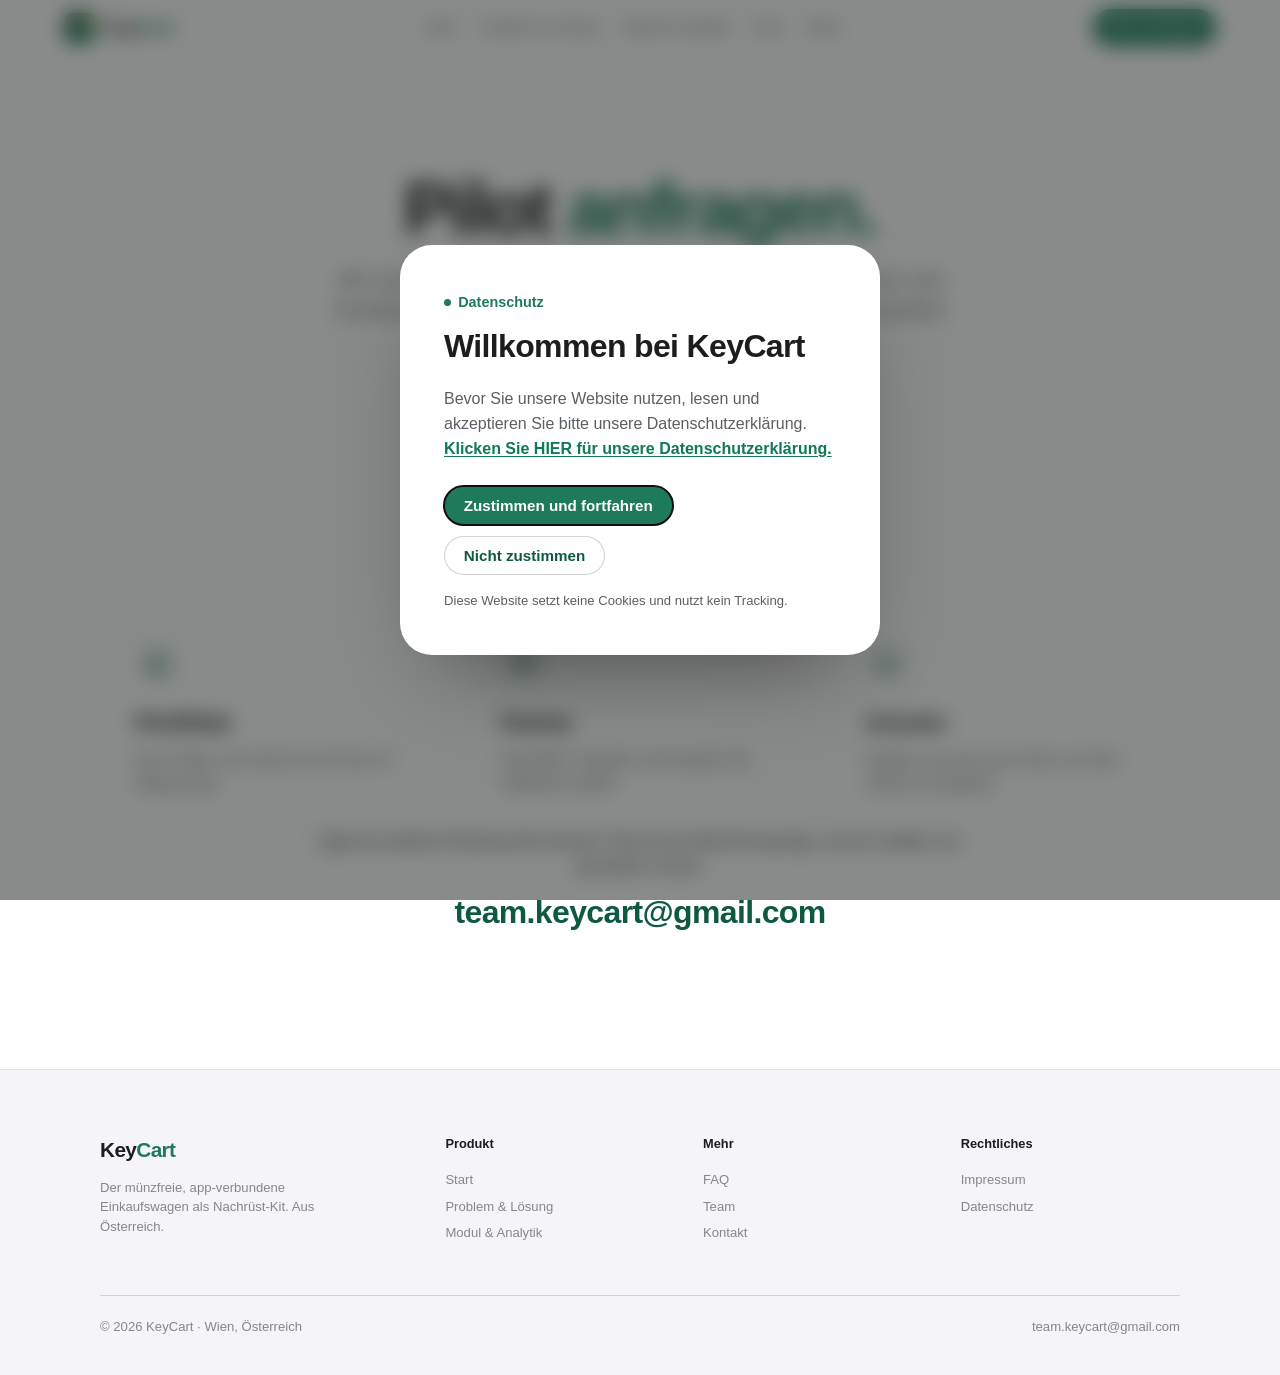
<file: kontakt.html>
<!DOCTYPE html>
<html lang="de">
<head>
<meta charset="UTF-8" />
<meta name="viewport" content="width=device-width, initial-scale=1.0" />
<title>Kontakt · KeyCart</title>
<meta name="description" content="Pilotfiliale, Partner oder Investor? Schreiben Sie uns, wir melden uns persönlich zurück." />
<link rel="canonical" href="https://www.keycart.at/kontakt.html" />
<meta property="og:title" content="Kontakt · KeyCart" />
<meta property="og:description" content="Pilotfiliale, Partner oder Investor? Schreiben Sie uns, wir melden uns persönlich zurück." />
<meta name="twitter:title" content="Kontakt · KeyCart" />
<meta name="twitter:description" content="Pilotfiliale, Partner oder Investor? Schreiben Sie uns, wir melden uns persönlich zurück." />
<link rel="icon" href="assets/img/favicon.svg" type="image/svg+xml" />
<link rel="stylesheet" href="css/home.css" />
<noscript><style>.reveal{opacity:1!important;transform:none!important}</style></noscript>
</head>
<body>

<header class="nav" id="nav">
  <a href="index.html" class="nav__brand" aria-label="KeyCart Startseite">
    <span class="logo" aria-hidden="true">
      <svg viewBox="0 0 100 100" width="32" height="32" role="img" aria-label="KeyCart Logo">
        <defs>
          <linearGradient id="tile" x1="0" y1="0" x2="1" y2="1">
            <stop offset="0" stop-color="#0A4434"/>
            <stop offset="0.4" stop-color="#0F5941"/>
            <stop offset="0.75" stop-color="#1F7A5C"/>
            <stop offset="1" stop-color="#34D399"/>
          </linearGradient>
        </defs>
        <rect x="2" y="2" width="96" height="96" rx="26" fill="url(#tile)"/>
        <rect x="2.5" y="2.5" width="95" height="95" rx="25.5" fill="none" stroke="#fff" stroke-opacity="0.18"/>
        <g fill="none" stroke="#fff" stroke-width="7" stroke-linecap="round" stroke-linejoin="round" transform="translate(20 26) scale(0.60)">
          <path d="M2 10 H16 L30 65 H86 L98 18"/>
          <path d="M22 30 L98 18"/>
        </g>
        <circle cx="73" cy="29" r="13.5" fill="#F59E0B" stroke="#fff" stroke-width="2.4"/>
        <g transform="translate(73 29) rotate(-32)" fill="#fff">
          <circle cx="-2.6" cy="0" r="2.8"/>
          <rect x="-0.6" y="-1.2" width="7.5" height="2.4" rx="1"/>
          <rect x="4.4" y="-1.2" width="1.8" height="3.6" rx="0.6"/>
        </g>
      </svg>
    </span>
    <span class="nav__word">Key<span>Cart</span></span>
  </a>
  <nav class="nav__links" aria-label="Hauptnavigation">
    <a href="index.html">Start</a>
    <a href="problem-loesung.html">Problem &amp; Lösung</a>
    <a href="modul-analytik.html">Modul &amp; Analytik</a>
    <a href="faq.html">FAQ</a>
    <a href="team.html">Team</a>
  </nav>
  <a href="kontakt.html" class="btn btn--solid nav__cta" aria-current="page">Pilot anfragen</a>
</header>

<main>
<section class="phero">
  <div class="phero__inner">
    <h1 class="reveal">Pilot <em>anfragen.</em></h1>
    <p class="phero__sub reveal" style="--i:1">Wir suchen eine erste Filiale für den Pilotbetrieb sowie Partner und Investoren. Eine kurze Nachricht genügt, wir melden uns persönlich zurück.</p>
  </div>
</section>

<section class="sec" id="kontakt">
  <div class="wrap">
    <div class="bento">
      <div class="bento__box reveal">
        <span class="bento__ic">
          <svg viewBox="0 0 24 24" width="24" height="24" fill="none" stroke="currentColor" stroke-width="2" stroke-linecap="round" stroke-linejoin="round" aria-hidden="true"><path d="M3 21h18"/><path d="M5 21V8l7-5 7 5v13"/><path d="M9 21v-6h6v6"/></svg>
        </span>
        <h3>Pilotfiliale</h3>
        <p>Eine Filiale, die KeyCart als Erste im Alltag testet.</p>
      </div>
      <div class="bento__box reveal" style="--i:1">
        <span class="bento__ic">
          <svg viewBox="0 0 24 24" width="24" height="24" fill="none" stroke="currentColor" stroke-width="2" stroke-linecap="round" stroke-linejoin="round" aria-hidden="true"><path d="M16 21v-2a4 4 0 0 0-4-4H6a4 4 0 0 0-4 4v2"/><circle cx="9" cy="7" r="4"/><path d="M22 21v-2a4 4 0 0 0-3-3.87"/><path d="M16 3.13a4 4 0 0 1 0 7.75"/></svg>
        </span>
        <h3>Partner</h3>
        <p>Hersteller, Händler und Handel, die mitbauen wollen.</p>
      </div>
      <div class="bento__box reveal" style="--i:2">
        <span class="bento__ic">
          <svg viewBox="0 0 24 24" width="24" height="24" fill="none" stroke="currentColor" stroke-width="2" stroke-linecap="round" stroke-linejoin="round" aria-hidden="true"><path d="M3 3v18h18"/><path d="m7 14 4-4 4 4 5-6"/></svg>
        </span>
        <h3>Investor</h3>
        <p>Kapital, das die erste Serie und den Rollout ermöglicht.</p>
      </div>
    </div>

    <div class="contact reveal" style="--i:3">
      <p>Egal aus welcher Richtung Sie kommen: Eine kurze Nachricht genügt, und wir melden uns persönlich zurück.</p>
      <a class="contact__mail" href="mailto:team.keycart@gmail.com">team.keycart@gmail.com</a>
    </div>
  </div>
</section>
</main>

<footer class="foot">
  <div class="foot__inner">
    <div class="foot__cols">
      <div class="foot__brand">
        <span class="nav__word">Key<span>Cart</span></span>
        <p>Der münzfreie, app-verbundene Einkaufswagen als Nachrüst-Kit. Aus Österreich.</p>
      </div>
      <div class="foot__col"><h4>Produkt</h4>
        <a href="index.html">Start</a>
        <a href="problem-loesung.html">Problem &amp; Lösung</a>
        <a href="modul-analytik.html">Modul &amp; Analytik</a>
      </div>
      <div class="foot__col"><h4>Mehr</h4>
        <a href="faq.html">FAQ</a>
        <a href="team.html">Team</a>
        <a href="kontakt.html">Kontakt</a>
      </div>
      <div class="foot__col"><h4>Rechtliches</h4>
        <a href="impressum.html">Impressum</a>
        <a href="datenschutz.html">Datenschutz</a>
      </div>
    </div>
    <div class="foot__base">
      <span>© 2026 KeyCart · Wien, Österreich</span>
      <a href="mailto:team.keycart@gmail.com">team.keycart@gmail.com</a>
    </div>
  </div>
</footer>

<script src="js/main.js"></script>
</body>
</html>
</file>
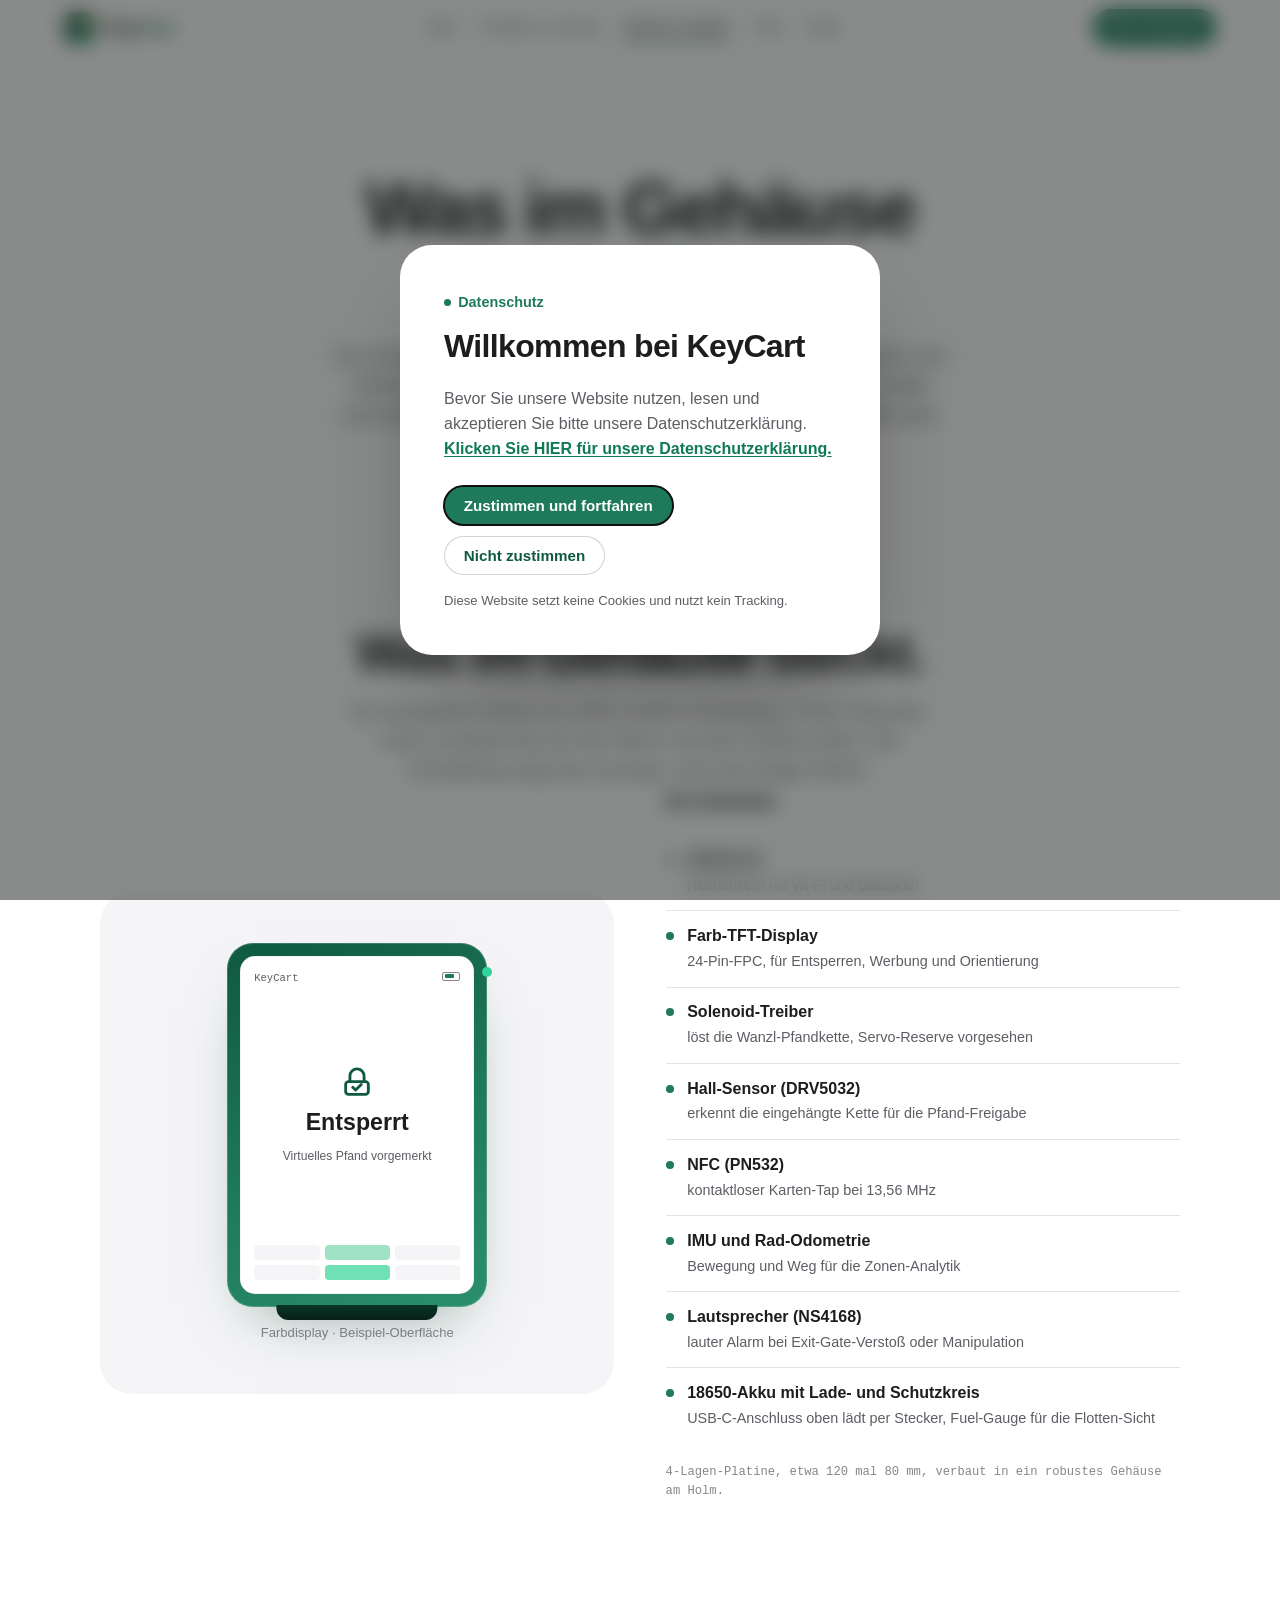
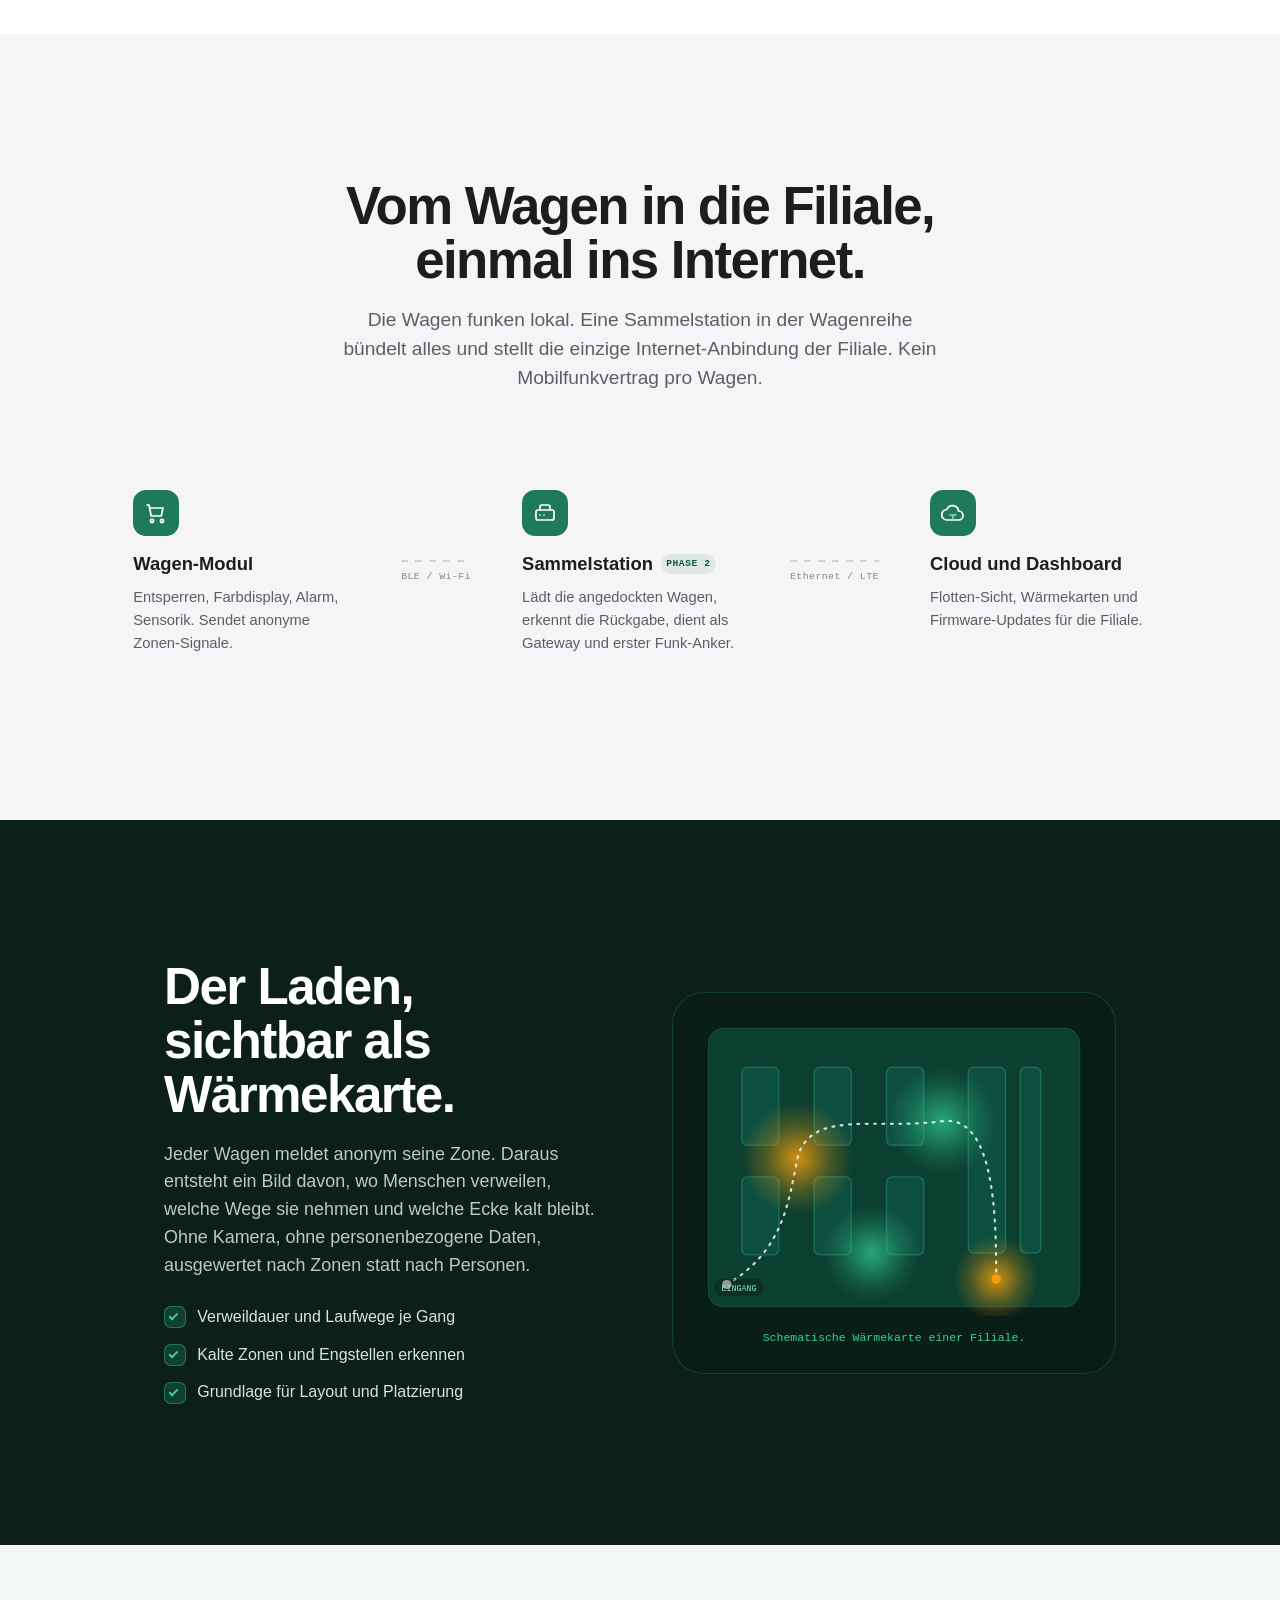
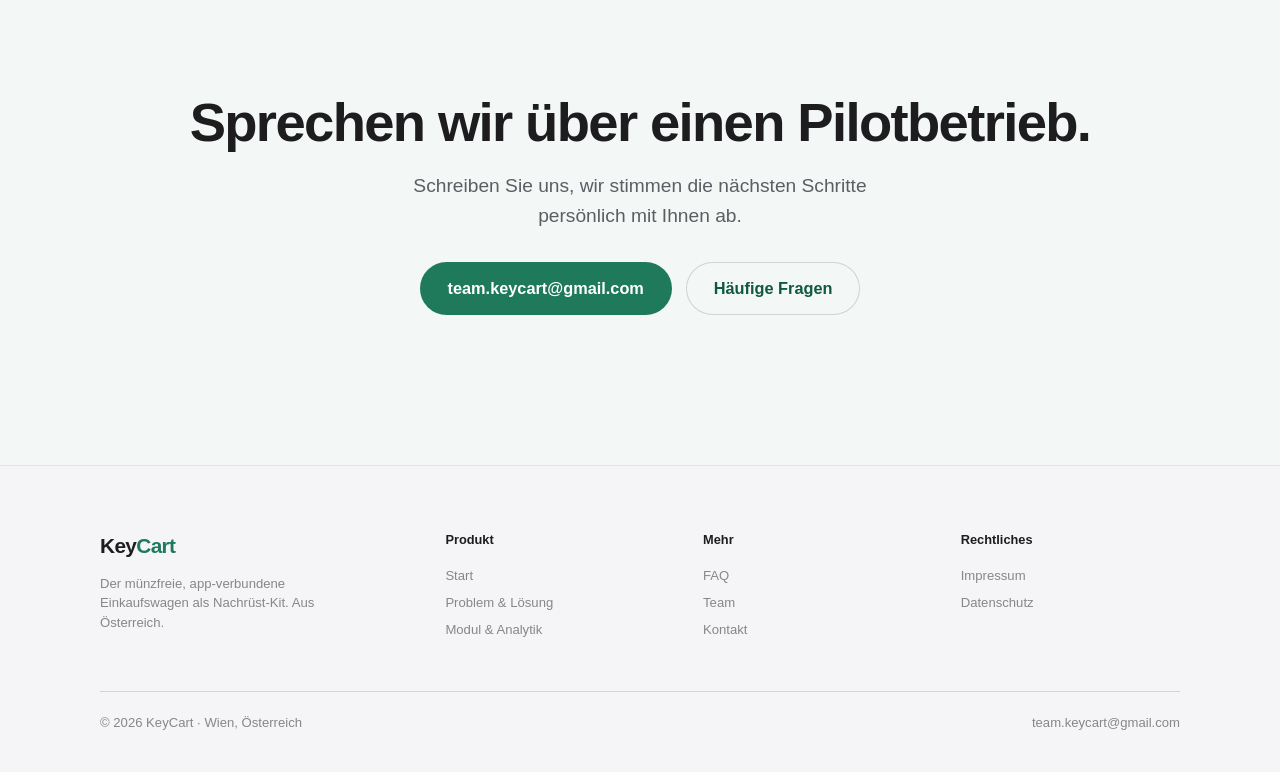
<file: modul-analytik.html>
<!DOCTYPE html>
<html lang="de">
<head>
<meta charset="UTF-8" />
<meta name="viewport" content="width=device-width, initial-scale=1.0" />
<title>Modul & Analytik · KeyCart</title>
<meta name="description" content="Was im Gehäuse am Holm steckt, wie der Wagen über die Filiale ins Internet findet, und wie daraus eine kameralose Bewegungs-Wärmekarte für den Handel wird." />
<link rel="canonical" href="https://www.keycart.at/modul-analytik.html" />
<link rel="icon" href="assets/img/favicon.svg" type="image/svg+xml" />
<link rel="stylesheet" href="css/home.css" />
<noscript><style>.reveal{opacity:1!important;transform:none!important}</style></noscript>
</head>
<body>

<header class="nav" id="nav">
  <a href="index.html" class="nav__brand" aria-label="KeyCart Startseite">
    <span class="logo" aria-hidden="true">
      <svg viewBox="0 0 100 100" width="32" height="32" role="img" aria-label="KeyCart Logo">
        <defs>
          <linearGradient id="tile" x1="0" y1="0" x2="1" y2="1">
            <stop offset="0" stop-color="#0A4434"/>
            <stop offset="0.4" stop-color="#0F5941"/>
            <stop offset="0.75" stop-color="#1F7A5C"/>
            <stop offset="1" stop-color="#34D399"/>
          </linearGradient>
        </defs>
        <rect x="2" y="2" width="96" height="96" rx="26" fill="url(#tile)"/>
        <rect x="2.5" y="2.5" width="95" height="95" rx="25.5" fill="none" stroke="#fff" stroke-opacity="0.18"/>
        <g fill="none" stroke="#fff" stroke-width="7" stroke-linecap="round" stroke-linejoin="round" transform="translate(20 26) scale(0.60)">
          <path d="M2 10 H16 L30 65 H86 L98 18"/>
          <path d="M22 30 L98 18"/>
        </g>
        <circle cx="73" cy="29" r="13.5" fill="#F59E0B" stroke="#fff" stroke-width="2.4"/>
        <g transform="translate(73 29) rotate(-32)" fill="#fff">
          <circle cx="-2.6" cy="0" r="2.8"/>
          <rect x="-0.6" y="-1.2" width="7.5" height="2.4" rx="1"/>
          <rect x="4.4" y="-1.2" width="1.8" height="3.6" rx="0.6"/>
        </g>
      </svg>
    </span>
    <span class="nav__word">Key<span>Cart</span></span>
  </a>
  <nav class="nav__links" aria-label="Hauptnavigation">
    <a href="index.html">Start</a>
    <a href="problem-loesung.html">Problem &amp; Lösung</a>
    <a href="modul-analytik.html" aria-current="page">Modul &amp; Analytik</a>
    <a href="faq.html">FAQ</a>
    <a href="team.html">Team</a>
  </nav>
  <a href="kontakt.html" class="btn btn--solid nav__cta">Pilot anfragen</a>
</header>

<main>

<section class="phero">
  <div class="phero__inner">
    <h1 class="reveal">Was im Gehäuse <em>steckt</em>.</h1>
    <p class="phero__sub reveal" style="--i:1">
      Ein kompaktes Modul am Holm vereint Display, Funk, Sensorik und Schloss-Aktor.
      Wie der Wagen über die Filiale ins Internet findet und wie daraus eine kameralose
      Wärmekarte für den Handel wird.
    </p>
  </div>
</section>

<!-- ====================== MODUL ====================== -->
<section class="sec" id="modul">
  <div class="wrap">
    <div class="sec__head">
      <h2 class="reveal">Was im Gehäuse steckt.</h2>
      <p class="reveal" style="--i:1">
        Ein kompaktes Modul am Holm vereint Farbdisplay, Funk, Sensorik, einen Lautsprecher
        für den Alarm und den Schloss-Aktor. Die Darstellung zeigt das Konzept, nicht die fertige Platine.
      </p>
    </div>

    <div class="split">
      <div>
        <div class="panel reveal">
          <div class="device">
            <div class="device__screen">
              <div class="device__bar">
                <span>KeyCart</span>
                <span class="device__batt" aria-hidden="true"><i></i></span>
              </div>
              <div class="device__big">
                <svg width="34" height="34" viewBox="0 0 24 24" fill="none" stroke="currentColor" stroke-width="2" stroke-linecap="round" stroke-linejoin="round"><path d="M7 11V7a5 5 0 0 1 10 0v4"/><rect x="4" y="11" width="16" height="9" rx="2"/><path d="m9 15 2 2 4-4"/></svg>
                <strong>Entsperrt</strong>
                <span>Virtuelles Pfand vorgemerkt</span>
              </div>
              <div class="device__map" aria-hidden="true">
                <span></span><span></span><span></span><span></span><span></span><span></span>
              </div>
            </div>
            <span class="device__led" aria-hidden="true"></span>
            <span class="device__clamp" aria-hidden="true"></span>
          </div>
          <p class="panel__cap">Farbdisplay · Beispiel-Oberfläche</p>
        </div>
      </div>

      <div>
        <h3 class="parts__h reveal" style="--i:1">Im Inneren</h3>
        <ul class="parts reveal" style="--i:2">
          <li>
            <span class="parts__dot"></span>
            <div><b>ESP32-S3</b><span>Rechenkern mit Wi-Fi und Bluetooth</span></div>
          </li>
          <li>
            <span class="parts__dot"></span>
            <div><b>Farb-TFT-Display</b><span>24-Pin-FPC, für Entsperren, Werbung und Orientierung</span></div>
          </li>
          <li>
            <span class="parts__dot"></span>
            <div><b>Solenoid-Treiber</b><span>löst die Wanzl-Pfandkette, Servo-Reserve vorgesehen</span></div>
          </li>
          <li>
            <span class="parts__dot"></span>
            <div><b>Hall-Sensor (DRV5032)</b><span>erkennt die eingehängte Kette für die Pfand-Freigabe</span></div>
          </li>
          <li>
            <span class="parts__dot"></span>
            <div><b>NFC (PN532)</b><span>kontaktloser Karten-Tap bei 13,56 MHz</span></div>
          </li>
          <li>
            <span class="parts__dot"></span>
            <div><b>IMU und Rad-Odometrie</b><span>Bewegung und Weg für die Zonen-Analytik</span></div>
          </li>
          <li>
            <span class="parts__dot"></span>
            <div><b>Lautsprecher (NS4168)</b><span>lauter Alarm bei Exit-Gate-Verstoß oder Manipulation</span></div>
          </li>
          <li>
            <span class="parts__dot"></span>
            <div><b>18650-Akku mit Lade- und Schutzkreis</b><span>USB-C-Anschluss oben lädt per Stecker, Fuel-Gauge für die Flotten-Sicht</span></div>
          </li>
        </ul>
        <p class="parts__foot reveal" style="--i:3">4-Lagen-Platine, etwa 120 mal 80 mm, verbaut in ein robustes Gehäuse am Holm.</p>
      </div>
    </div>
  </div>
</section>

<!-- ====================== SYSTEM ====================== -->
<section class="sec sec--alt" id="system">
  <div class="wrap">
    <div class="sec__head">
      <h2 class="reveal">Vom Wagen in die Filiale, einmal ins Internet.</h2>
      <p class="reveal" style="--i:1">
        Die Wagen funken lokal. Eine Sammelstation in der Wagenreihe bündelt alles und stellt
        die einzige Internet-Anbindung der Filiale. Kein Mobilfunkvertrag pro Wagen.
      </p>
    </div>

    <div class="sysmap">
      <div class="node reveal" style="--i:1">
        <div class="node__ic">
          <svg viewBox="0 0 24 24" fill="none" stroke="currentColor" stroke-width="1.7" stroke-linecap="round" stroke-linejoin="round"><circle cx="8" cy="20" r="1.6"/><circle cx="18" cy="20" r="1.6"/><path d="M3 4h2l2.2 11h10l1.8-8H7"/></svg>
        </div>
        <h3>Wagen-Modul</h3>
        <p>Entsperren, Farbdisplay, Alarm, Sensorik. Sendet anonyme Zonen-Signale.</p>
      </div>
      <div class="sysmap__link reveal" style="--i:2"><span>BLE / Wi-Fi</span></div>
      <div class="node reveal" style="--i:3">
        <div class="node__ic">
          <svg viewBox="0 0 24 24" fill="none" stroke="currentColor" stroke-width="1.7" stroke-linecap="round" stroke-linejoin="round"><rect x="3" y="9" width="18" height="10" rx="2"/><path d="M7 9V6a2 2 0 0 1 2-2h6a2 2 0 0 1 2 2v3"/><path d="M7 14h.01M11 14h.01"/></svg>
        </div>
        <h3>Sammelstation <span class="node__tag">Phase 2</span></h3>
        <p>Lädt die angedockten Wagen, erkennt die Rückgabe, dient als Gateway und erster Funk-Anker.</p>
      </div>
      <div class="sysmap__link reveal" style="--i:4"><span>Ethernet / LTE</span></div>
      <div class="node reveal" style="--i:5">
        <div class="node__ic">
          <svg viewBox="0 0 24 24" fill="none" stroke="currentColor" stroke-width="1.7" stroke-linecap="round" stroke-linejoin="round"><path d="M17.5 19a4.5 4.5 0 0 0 0-9 6 6 0 0 0-11.6-1.5A4 4 0 0 0 6 19Z"/><path d="M9 14h6M12 14v3" opacity="0.6"/></svg>
        </div>
        <h3>Cloud und Dashboard</h3>
        <p>Flotten-Sicht, Wärmekarten und Firmware-Updates für die Filiale.</p>
      </div>
    </div>
  </div>
</section>

<!-- ====================== ANALYTIK (dark) ====================== -->
<section class="dark" id="analytik">
  <div class="dark__inner">
    <div>
      <h2 class="reveal">Der Laden, sichtbar als Wärmekarte.</h2>
      <p class="reveal" style="--i:1">
        Jeder Wagen meldet anonym seine Zone. Daraus entsteht ein Bild davon, wo Menschen
        verweilen, welche Wege sie nehmen und welche Ecke kalt bleibt. Ohne Kamera,
        ohne personenbezogene Daten, ausgewertet nach Zonen statt nach Personen.
      </p>
      <ul class="ticks reveal" style="--i:2">
        <li><span class="tick" aria-hidden="true"></span>Verweildauer und Laufwege je Gang</li>
        <li><span class="tick" aria-hidden="true"></span>Kalte Zonen und Engstellen erkennen</li>
        <li><span class="tick" aria-hidden="true"></span>Grundlage für Layout und Platzierung</li>
      </ul>
    </div>

    <figure class="figure reveal">
      <svg viewBox="0 0 420 320" role="img" aria-label="Konzept einer Bewegungs-Wärmekarte über einem Filial-Grundriss">
        <defs>
          <radialGradient id="hot" cx="50%" cy="50%" r="50%">
            <stop offset="0" stop-color="#F59E0B" stop-opacity="0.85"/>
            <stop offset="60%" stop-color="#F59E0B" stop-opacity="0.25"/>
            <stop offset="100%" stop-color="#F59E0B" stop-opacity="0"/>
          </radialGradient>
          <radialGradient id="warm" cx="50%" cy="50%" r="50%">
            <stop offset="0" stop-color="#34D399" stop-opacity="0.7"/>
            <stop offset="65%" stop-color="#34D399" stop-opacity="0.18"/>
            <stop offset="100%" stop-color="#34D399" stop-opacity="0"/>
          </radialGradient>
        </defs>

        <!-- floor -->
        <rect x="10" y="10" width="400" height="300" rx="16" fill="#0B3F30" stroke="#1F7A5C" stroke-opacity="0.5"/>

        <!-- shelves -->
        <g fill="#0E5040" stroke="#2E9171" stroke-opacity="0.5" stroke-width="1.5">
          <rect x="46" y="52" width="40" height="84" rx="6"/>
          <rect x="46" y="170" width="40" height="84" rx="6"/>
          <rect x="124" y="52" width="40" height="84" rx="6"/>
          <rect x="124" y="170" width="40" height="84" rx="6"/>
          <rect x="202" y="52" width="40" height="84" rx="6"/>
          <rect x="202" y="170" width="40" height="84" rx="6"/>
          <rect x="290" y="52" width="40" height="200" rx="6"/>
          <rect x="346" y="52" width="22" height="200" rx="6"/>
        </g>

        <!-- heat blobs -->
        <circle cx="106" cy="150" r="60" fill="url(#hot)"/>
        <circle cx="262" cy="110" r="58" fill="url(#warm)"/>
        <circle cx="186" cy="252" r="52" fill="url(#warm)"/>
        <circle cx="320" cy="280" r="46" fill="url(#hot)"/>

        <!-- one cart route -->
        <path d="M30 286 C 90 250 96 200 106 150 C 120 96 190 120 262 110 C 320 102 320 220 320 280"
              fill="none" stroke="#EAF4EE" stroke-opacity="0.85" stroke-width="2.4"
              stroke-linecap="round" stroke-dasharray="2 7"/>
        <circle cx="30" cy="286" r="5" fill="#EAF4EE"/>
        <circle cx="320" cy="280" r="5" fill="#F59E0B"/>

        <!-- entrance label -->
        <rect x="16" y="280" width="54" height="18" rx="9" fill="#0E1A14" fill-opacity="0.4"/>
        <text x="43" y="293" text-anchor="middle" font-family="JetBrains Mono, monospace" font-size="9" fill="#8FE6C4">EINGANG</text>
      </svg>
      <figcaption>Schematische Wärmekarte einer Filiale.</figcaption>
    </figure>
  </div>
</section>

<!-- ====================== CTA ====================== -->
<section class="cta">
  <h2 class="reveal">Sprechen wir über einen Pilotbetrieb.</h2>
  <p class="reveal" style="--i:1">Schreiben Sie uns, wir stimmen die nächsten Schritte persönlich mit Ihnen ab.</p>
  <div class="cta__row reveal" style="--i:2">
    <a class="btn btn--solid btn--lg" href="mailto:team.keycart@gmail.com">team.keycart@gmail.com</a>
    <a class="btn btn--ghost btn--lg" href="faq.html">Häufige Fragen</a>
  </div>
</section>

</main>

<footer class="foot">
  <div class="foot__inner">
    <div class="foot__cols">
      <div class="foot__brand">
        <span class="nav__word">Key<span>Cart</span></span>
        <p>Der münzfreie, app-verbundene Einkaufswagen als Nachrüst-Kit. Aus Österreich.</p>
      </div>
      <div class="foot__col"><h4>Produkt</h4>
        <a href="index.html">Start</a>
        <a href="problem-loesung.html">Problem &amp; Lösung</a>
        <a href="modul-analytik.html">Modul &amp; Analytik</a>
      </div>
      <div class="foot__col"><h4>Mehr</h4>
        <a href="faq.html">FAQ</a>
        <a href="team.html">Team</a>
        <a href="kontakt.html">Kontakt</a>
      </div>
      <div class="foot__col"><h4>Rechtliches</h4>
        <a href="impressum.html">Impressum</a>
        <a href="datenschutz.html">Datenschutz</a>
      </div>
    </div>
    <div class="foot__base">
      <span>© 2026 KeyCart · Wien, Österreich</span>
      <a href="mailto:team.keycart@gmail.com">team.keycart@gmail.com</a>
    </div>
  </div>
</footer>

<script src="js/main.js"></script>
</body>
</html>
</file>
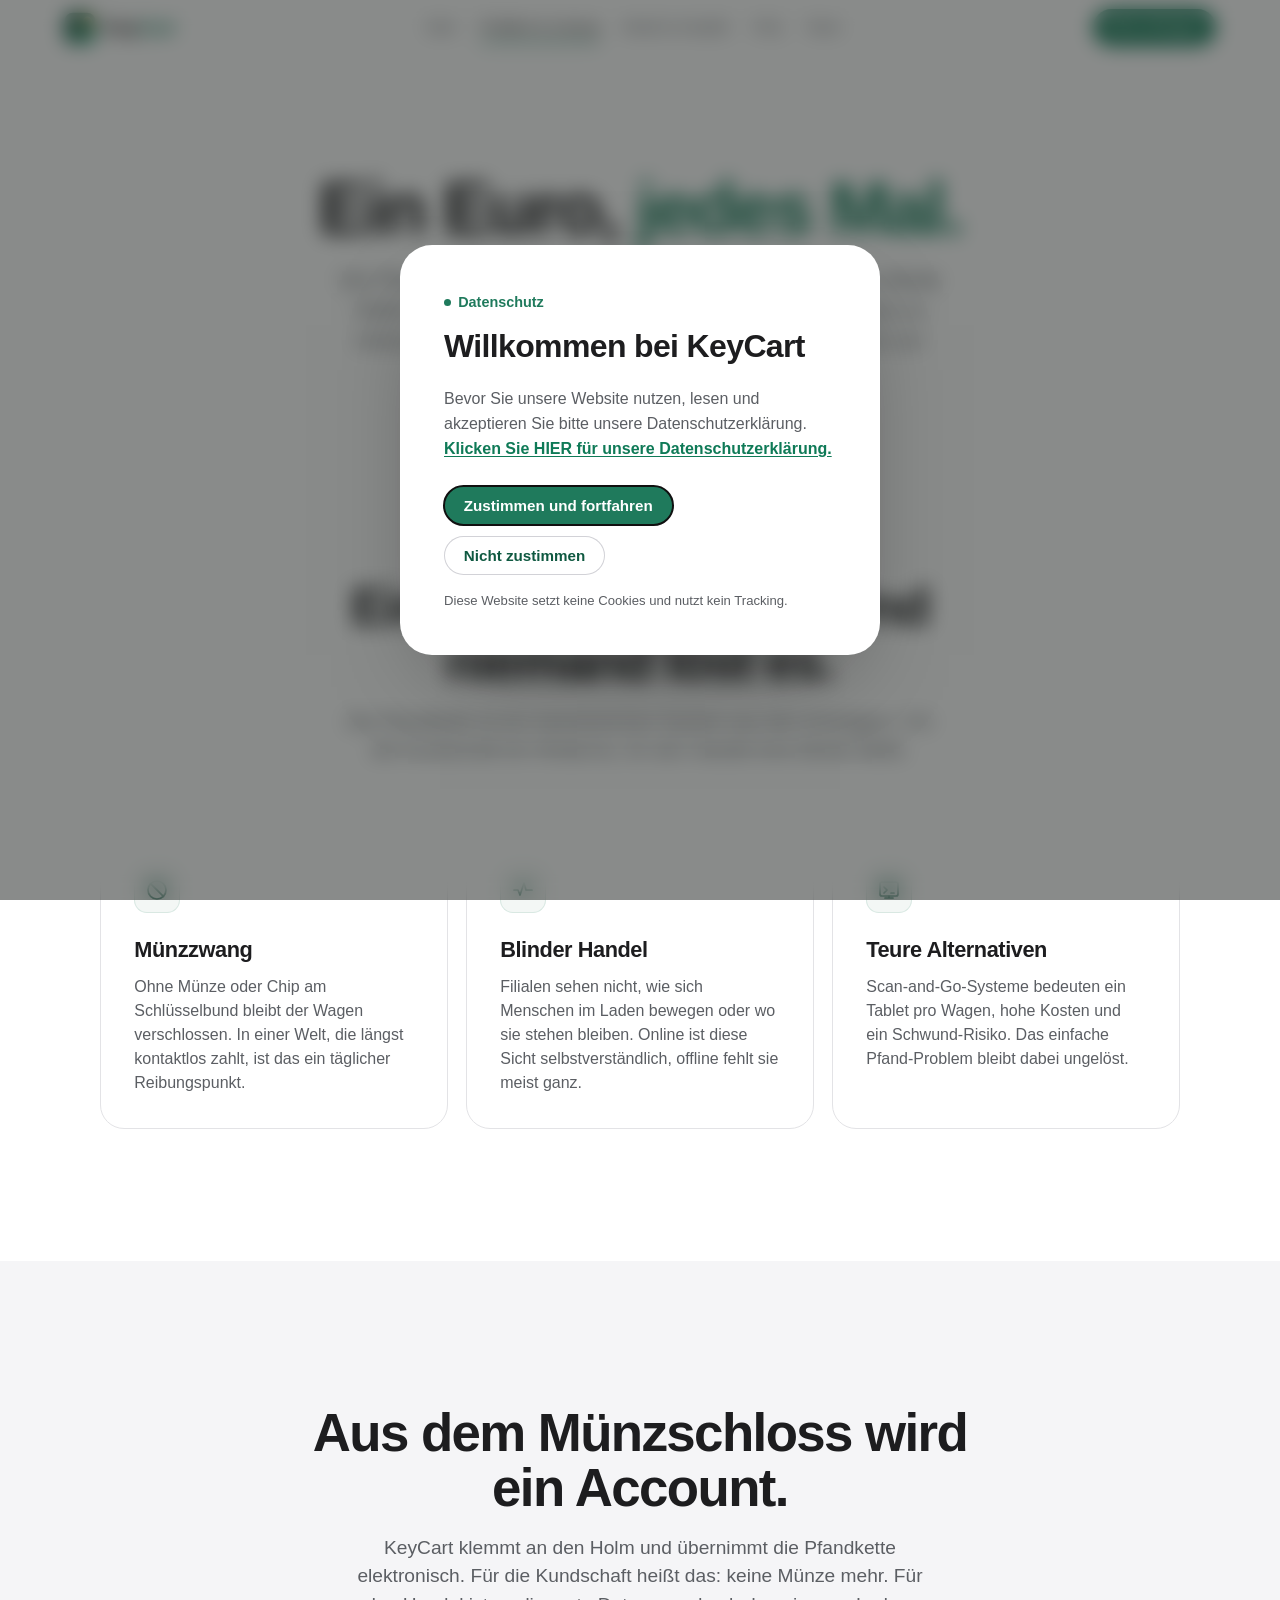
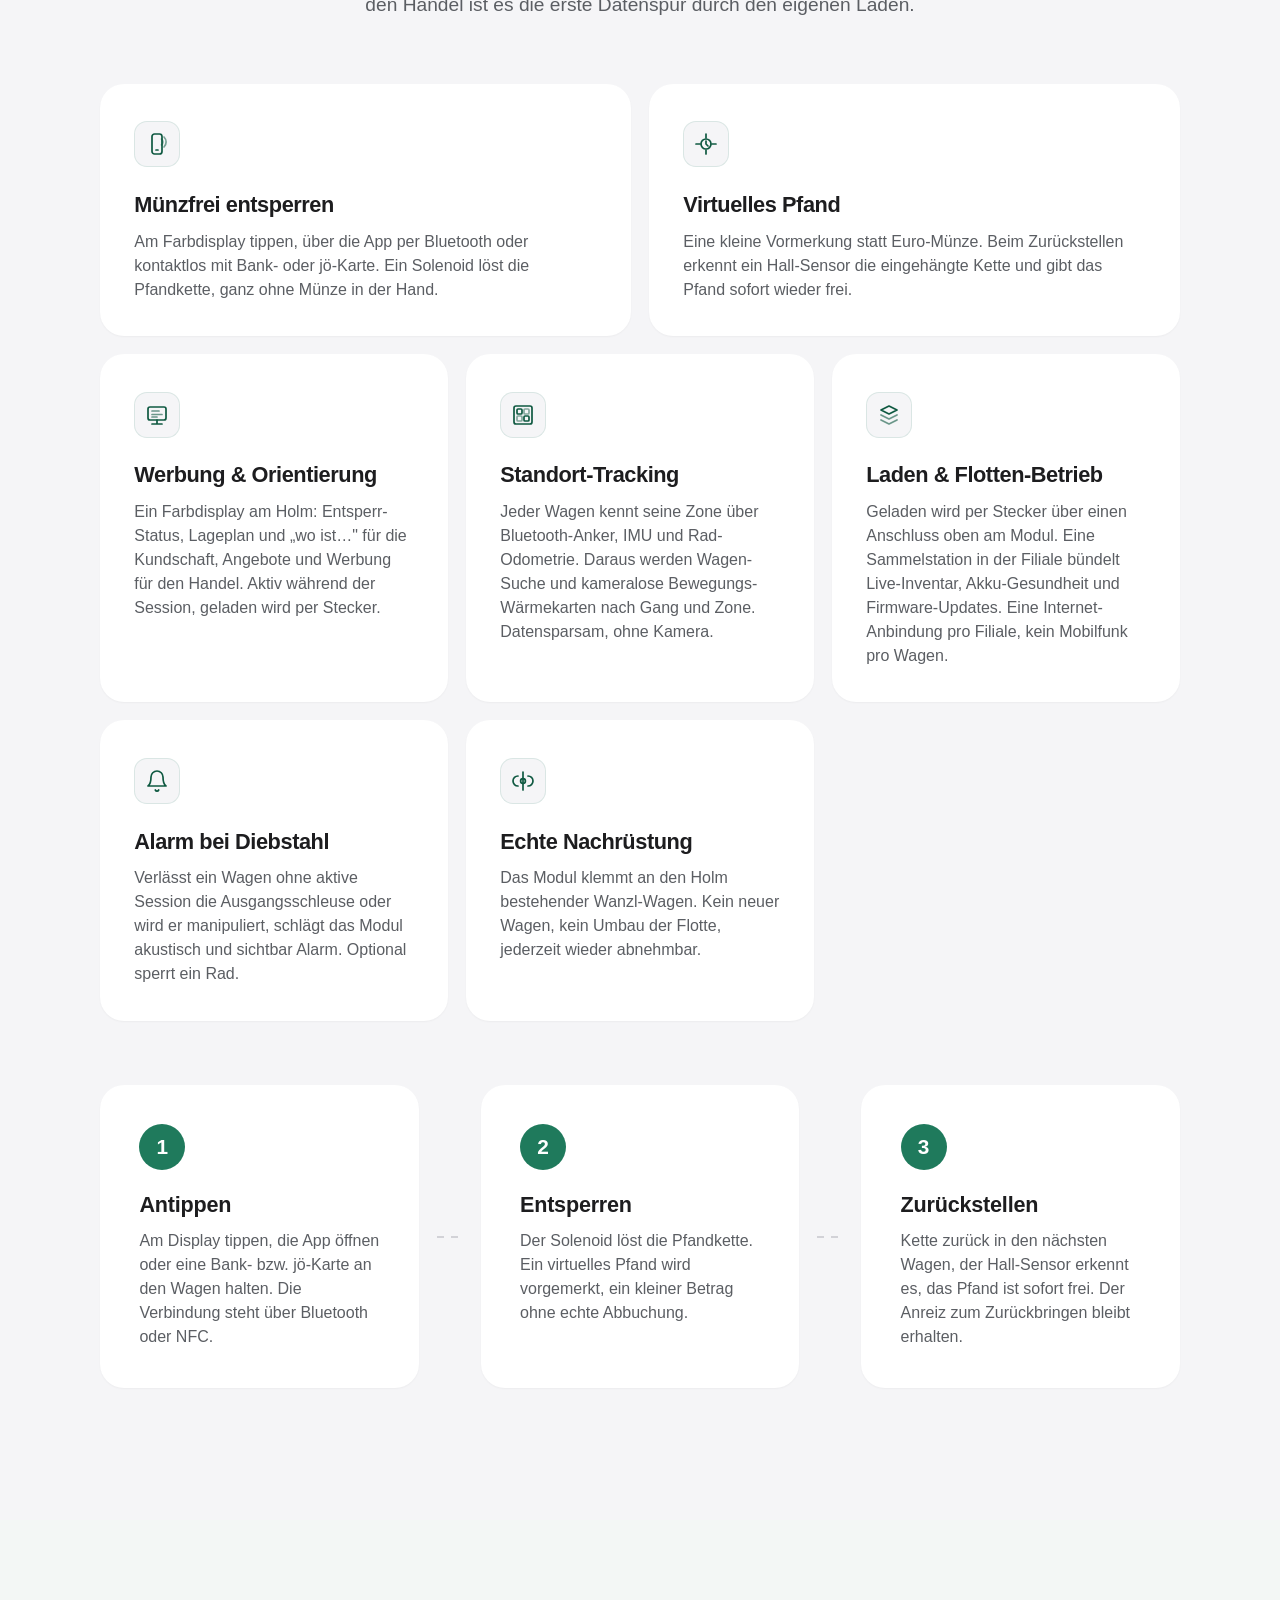
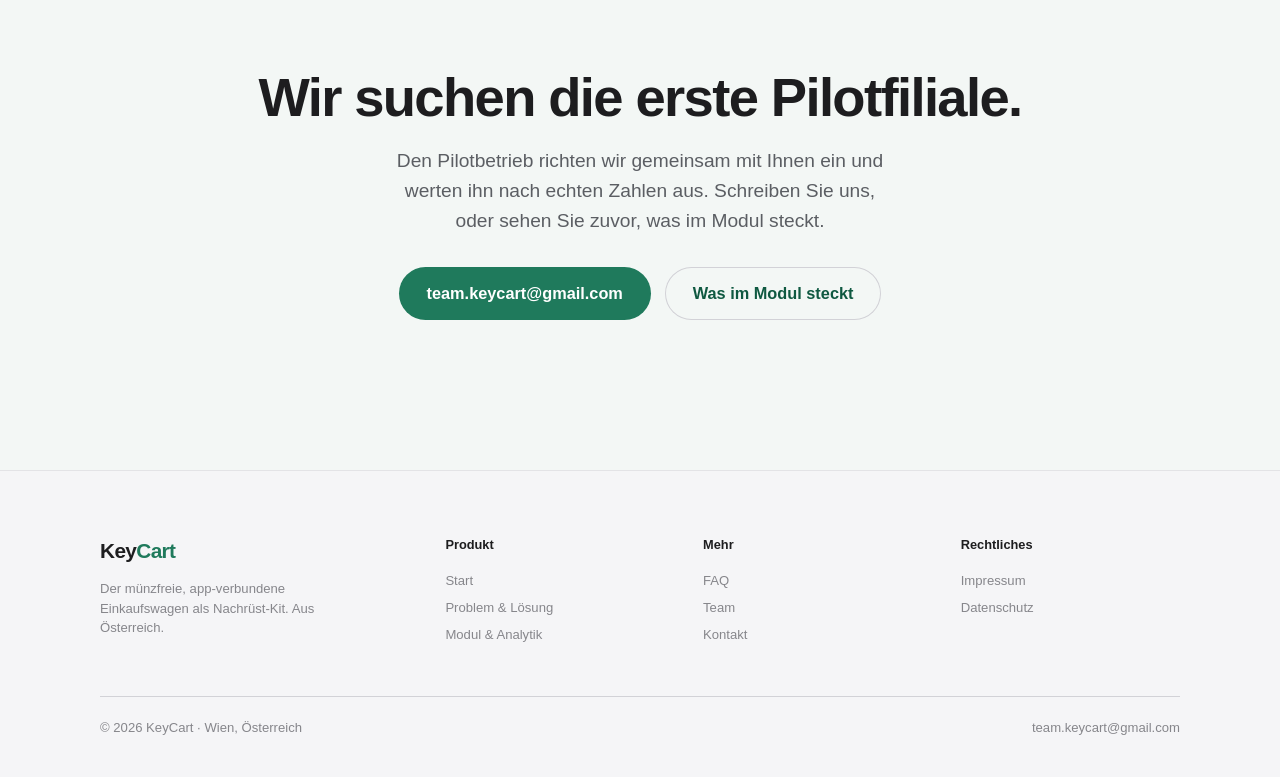
<file: problem-loesung.html>
<!DOCTYPE html>
<html lang="de">
<head>
<meta charset="UTF-8" />
<meta name="viewport" content="width=device-width, initial-scale=1.0" />
<title>Problem & Lösung · KeyCart</title>
<meta name="description" content="Das Problem der Pfandkette und die Lösung von KeyCart: Laden per Stecker, Entsperren per Display und App, ein Farbdisplay für Werbung und Orientierung, Alarm bei Diebstahl und Standort-Tracking." />
<link rel="canonical" href="https://www.keycart.at/problem-loesung.html" />
<meta property="og:type" content="website" />
<meta property="og:title" content="Problem & Lösung · KeyCart" />
<meta property="og:description" content="Aus dem Münzschloss wird ein Account: münzfrei entsperren, virtuelles Pfand, Farbdisplay, Standort-Tracking und Diebstahlschutz, alles als Nachrüst-Kit." />
<meta property="og:url" content="https://www.keycart.at/problem-loesung.html" />
<meta name="twitter:card" content="summary" />
<meta name="twitter:title" content="Problem & Lösung · KeyCart" />
<meta name="twitter:description" content="Aus dem Münzschloss wird ein Account: münzfrei entsperren, virtuelles Pfand, Farbdisplay, Standort-Tracking und Diebstahlschutz, alles als Nachrüst-Kit." />
<link rel="icon" href="assets/img/favicon.svg" type="image/svg+xml" />
<link rel="stylesheet" href="css/home.css" />
<noscript><style>.reveal{opacity:1!important;transform:none!important}</style></noscript>
</head>
<body>

<header class="nav" id="nav">
  <a href="index.html" class="nav__brand" aria-label="KeyCart Startseite">
    <span class="logo" aria-hidden="true">
      <svg viewBox="0 0 100 100" width="32" height="32" role="img" aria-label="KeyCart Logo">
        <defs>
          <linearGradient id="tile" x1="0" y1="0" x2="1" y2="1">
            <stop offset="0" stop-color="#0A4434"/>
            <stop offset="0.4" stop-color="#0F5941"/>
            <stop offset="0.75" stop-color="#1F7A5C"/>
            <stop offset="1" stop-color="#34D399"/>
          </linearGradient>
        </defs>
        <rect x="2" y="2" width="96" height="96" rx="26" fill="url(#tile)"/>
        <rect x="2.5" y="2.5" width="95" height="95" rx="25.5" fill="none" stroke="#fff" stroke-opacity="0.18"/>
        <g fill="none" stroke="#fff" stroke-width="7" stroke-linecap="round" stroke-linejoin="round" transform="translate(20 26) scale(0.60)">
          <path d="M2 10 H16 L30 65 H86 L98 18"/>
          <path d="M22 30 L98 18"/>
        </g>
        <circle cx="73" cy="29" r="13.5" fill="#F59E0B" stroke="#fff" stroke-width="2.4"/>
        <g transform="translate(73 29) rotate(-32)" fill="#fff">
          <circle cx="-2.6" cy="0" r="2.8"/>
          <rect x="-0.6" y="-1.2" width="7.5" height="2.4" rx="1"/>
          <rect x="4.4" y="-1.2" width="1.8" height="3.6" rx="0.6"/>
        </g>
      </svg>
    </span>
    <span class="nav__word">Key<span>Cart</span></span>
  </a>
  <nav class="nav__links" aria-label="Hauptnavigation">
    <a href="index.html">Start</a>
    <a href="problem-loesung.html" aria-current="page">Problem &amp; Lösung</a>
    <a href="modul-analytik.html">Modul &amp; Analytik</a>
    <a href="faq.html">FAQ</a>
    <a href="team.html">Team</a>
  </nav>
  <a href="kontakt.html" class="btn btn--solid nav__cta">Pilot anfragen</a>
</header>

<main>

<!-- ====================== PAGE HERO ====================== -->
<section class="phero">
  <div class="phero__inner">
    <h1 class="reveal">Ein Euro, <em>jedes Mal.</em></h1>
    <p class="phero__sub reveal" style="--i:1">
      Die Pfandkette ist ein Hindernis für die Kundschaft und eine blinde Stelle für den Handel.
      KeyCart führt vom alten Münzschloss zu einem App-verbundenen Wagen, die Strecke vom
      Problem zur Lösung.
    </p>
  </div>
</section>

<!-- ====================== PROBLEM ====================== -->
<section class="sec" id="problem">
  <div class="wrap">
    <div class="sec__head">
      <h2 class="reveal">Ein Euro, jedes Mal. Und niemand löst es.</h2>
      <p class="reveal" style="--i:1">
        Die Pfandkette ist ein mechanisches System aus den Achtzigern. Für die Kundschaft ein
        Hindernis, für den Handel eine blinde Stelle.
      </p>
    </div>

    <div class="bento">
      <div class="bento__box reveal">
        <span class="bento__ic">
          <svg viewBox="0 0 24 24" fill="none" stroke="currentColor" stroke-width="1.7" stroke-linecap="round" stroke-linejoin="round"><circle cx="12" cy="12" r="9"/><path d="M5.6 5.6l12.8 12.8"/></svg>
        </span>
        <h3>Münzzwang</h3>
        <p>Ohne Münze oder Chip am Schlüsselbund bleibt der Wagen verschlossen. In einer Welt, die längst kontaktlos zahlt, ist das ein täglicher Reibungspunkt.</p>
      </div>
      <div class="bento__box reveal" style="--i:1">
        <span class="bento__ic">
          <svg viewBox="0 0 24 24" fill="none" stroke="currentColor" stroke-width="1.7" stroke-linecap="round" stroke-linejoin="round"><path d="M3 12h4l2 5 4-12 2 7h6"/></svg>
        </span>
        <h3>Blinder Handel</h3>
        <p>Filialen sehen nicht, wie sich Menschen im Laden bewegen oder wo sie stehen bleiben. Online ist diese Sicht selbstverständlich, offline fehlt sie meist ganz.</p>
      </div>
      <div class="bento__box reveal" style="--i:2">
        <span class="bento__ic">
          <svg viewBox="0 0 24 24" fill="none" stroke="currentColor" stroke-width="1.7" stroke-linecap="round" stroke-linejoin="round"><rect x="3" y="4" width="18" height="14" rx="2"/><path d="M8 20h8M12 18v2"/><path d="M7 9l3 3-3 3M14 15h3"/></svg>
        </span>
        <h3>Teure Alternativen</h3>
        <p>Scan-and-Go-Systeme bedeuten ein Tablet pro Wagen, hohe Kosten und ein Schwund-Risiko. Das einfache Pfand-Problem bleibt dabei ungelöst.</p>
      </div>
    </div>
  </div>
</section>

<!-- ====================== LÖSUNG ====================== -->
<section class="sec sec--alt" id="loesung">
  <div class="wrap">
    <div class="sec__head">
      <h2 class="reveal">Aus dem Münzschloss wird ein Account.</h2>
      <p class="reveal" style="--i:1">
        KeyCart klemmt an den Holm und übernimmt die Pfandkette elektronisch. Für die Kundschaft
        heißt das: keine Münze mehr. Für den Handel ist es die erste Datenspur durch den eigenen Laden.
      </p>
    </div>

    <div class="bento">
      <div class="bento__box bento__box--wide reveal">
        <span class="bento__ic">
          <svg viewBox="0 0 24 24" fill="none" stroke="currentColor" stroke-width="1.7" stroke-linecap="round" stroke-linejoin="round"><rect x="7" y="2" width="10" height="20" rx="2.5"/><path d="M11 18h2"/><path d="M16.5 7a4 4 0 0 1 0 6M19 5a7 7 0 0 1 0 10" opacity="0.55"/></svg>
        </span>
        <h3>Münzfrei entsperren</h3>
        <p>Am Farbdisplay tippen, über die App per Bluetooth oder kontaktlos mit Bank- oder jö-Karte. Ein Solenoid löst die Pfandkette, ganz ohne Münze in der Hand.</p>
      </div>
      <div class="bento__box bento__box--wide reveal" style="--i:1">
        <span class="bento__ic">
          <svg viewBox="0 0 24 24" fill="none" stroke="currentColor" stroke-width="1.7" stroke-linecap="round" stroke-linejoin="round"><path d="M12 2v4M12 18v4M2 12h4M18 12h4"/><circle cx="12" cy="12" r="5"/><path d="M12 9v3l2 2"/></svg>
        </span>
        <h3>Virtuelles Pfand</h3>
        <p>Eine kleine Vormerkung statt Euro-Münze. Beim Zurückstellen erkennt ein Hall-Sensor die eingehängte Kette und gibt das Pfand sofort wieder frei.</p>
      </div>
      <div class="bento__box reveal" style="--i:2">
        <span class="bento__ic">
          <svg viewBox="0 0 24 24" fill="none" stroke="currentColor" stroke-width="1.7" stroke-linecap="round" stroke-linejoin="round"><rect x="3" y="4" width="18" height="13" rx="2"/><path d="M7 21h10M12 17v4"/><path d="M7 8h7M7 11.5h10M7 14h5" opacity="0.6"/></svg>
        </span>
        <h3>Werbung &amp; Orientierung</h3>
        <p>Ein Farbdisplay am Holm: Entsperr-Status, Lageplan und „wo ist…" für die Kundschaft, Angebote und Werbung für den Handel. Aktiv während der Session, geladen wird per Stecker.</p>
      </div>
      <div class="bento__box reveal" style="--i:3">
        <span class="bento__ic">
          <svg viewBox="0 0 24 24" fill="none" stroke="currentColor" stroke-width="1.7" stroke-linecap="round" stroke-linejoin="round"><rect x="3" y="3" width="18" height="18" rx="2"/><rect x="6" y="6" width="5" height="5" rx="1"/><rect x="13" y="6" width="5" height="5" rx="1" opacity="0.5"/><rect x="6" y="13" width="5" height="5" rx="1" opacity="0.5"/><rect x="13" y="13" width="5" height="5" rx="1"/></svg>
        </span>
        <h3>Standort-Tracking</h3>
        <p>Jeder Wagen kennt seine Zone über Bluetooth-Anker, IMU und Rad-Odometrie. Daraus werden Wagen-Suche und kameralose Bewegungs-Wärmekarten nach Gang und Zone. Datensparsam, ohne Kamera.</p>
      </div>
      <div class="bento__box reveal" style="--i:4">
        <span class="bento__ic">
          <svg viewBox="0 0 24 24" fill="none" stroke="currentColor" stroke-width="1.7" stroke-linecap="round" stroke-linejoin="round"><path d="M4 7l8-4 8 4-8 4-8-4Z"/><path d="M4 12l8 4 8-4M4 17l8 4 8-4" opacity="0.6"/></svg>
        </span>
        <h3>Laden &amp; Flotten-Betrieb</h3>
        <p>Geladen wird per Stecker über einen Anschluss oben am Modul. Eine Sammelstation in der Filiale bündelt Live-Inventar, Akku-Gesundheit und Firmware-Updates. Eine Internet-Anbindung pro Filiale, kein Mobilfunk pro Wagen.</p>
      </div>
      <div class="bento__box reveal" style="--i:5">
        <span class="bento__ic">
          <svg viewBox="0 0 24 24" fill="none" stroke="currentColor" stroke-width="1.7" stroke-linecap="round" stroke-linejoin="round"><path d="M18 8a6 6 0 0 0-12 0c0 7-3 9-3 9h18s-3-2-3-9"/><path d="M10.3 21a1.9 1.9 0 0 0 3.4 0"/></svg>
        </span>
        <h3>Alarm bei Diebstahl</h3>
        <p>Verlässt ein Wagen ohne aktive Session die Ausgangsschleuse oder wird er manipuliert, schlägt das Modul akustisch und sichtbar Alarm. Optional sperrt ein Rad.</p>
      </div>
      <div class="bento__box reveal" style="--i:6">
        <span class="bento__ic">
          <svg viewBox="0 0 24 24" fill="none" stroke="currentColor" stroke-width="1.7" stroke-linecap="round" stroke-linejoin="round"><path d="M12 3v18"/><path d="M7 7a5 5 0 0 0 0 10M17 7a5 5 0 0 1 0 10"/><circle cx="12" cy="12" r="2.4"/></svg>
        </span>
        <h3>Echte Nachrüstung</h3>
        <p>Das Modul klemmt an den Holm bestehender Wanzl-Wagen. Kein neuer Wagen, kein Umbau der Flotte, jederzeit wieder abnehmbar.</p>
      </div>
    </div>

    <!-- inline 3-step flow -->
    <ol class="steps" id="ablauf" aria-label="Ablauf in drei Schritten">
      <li class="step reveal" style="--i:1">
        <span class="step__n">1</span>
        <h3>Antippen</h3>
        <p>Am Display tippen, die App öffnen oder eine Bank- bzw. jö-Karte an den Wagen halten. Die Verbindung steht über Bluetooth oder NFC.</p>
      </li>
      <li class="step__line reveal" style="--i:2" aria-hidden="true"></li>
      <li class="step reveal" style="--i:3">
        <span class="step__n">2</span>
        <h3>Entsperren</h3>
        <p>Der Solenoid löst die Pfandkette. Ein virtuelles Pfand wird vorgemerkt, ein kleiner Betrag ohne echte Abbuchung.</p>
      </li>
      <li class="step__line reveal" style="--i:4" aria-hidden="true"></li>
      <li class="step reveal" style="--i:5">
        <span class="step__n">3</span>
        <h3>Zurückstellen</h3>
        <p>Kette zurück in den nächsten Wagen, der Hall-Sensor erkennt es, das Pfand ist sofort frei. Der Anreiz zum Zurückbringen bleibt erhalten.</p>
      </li>
    </ol>
  </div>
</section>

<!-- ====================== CTA ====================== -->
<section class="cta">
  <h2 class="reveal">Wir suchen die erste Pilotfiliale.</h2>
  <p class="reveal" style="--i:1">
    Den Pilotbetrieb richten wir gemeinsam mit Ihnen ein und werten ihn nach echten Zahlen aus.
    Schreiben Sie uns, oder sehen Sie zuvor, was im Modul steckt.
  </p>
  <div class="cta__row reveal" style="--i:2">
    <a class="btn btn--solid btn--lg" href="mailto:team.keycart@gmail.com">team.keycart@gmail.com</a>
    <a class="btn btn--ghost btn--lg" href="modul-analytik.html#modul">Was im Modul steckt</a>
  </div>
</section>

</main>

<footer class="foot">
  <div class="foot__inner">
    <div class="foot__cols">
      <div class="foot__brand">
        <span class="nav__word">Key<span>Cart</span></span>
        <p>Der münzfreie, app-verbundene Einkaufswagen als Nachrüst-Kit. Aus Österreich.</p>
      </div>
      <div class="foot__col"><h4>Produkt</h4>
        <a href="index.html">Start</a>
        <a href="problem-loesung.html">Problem &amp; Lösung</a>
        <a href="modul-analytik.html">Modul &amp; Analytik</a>
      </div>
      <div class="foot__col"><h4>Mehr</h4>
        <a href="faq.html">FAQ</a>
        <a href="team.html">Team</a>
        <a href="kontakt.html">Kontakt</a>
      </div>
      <div class="foot__col"><h4>Rechtliches</h4>
        <a href="impressum.html">Impressum</a>
        <a href="datenschutz.html">Datenschutz</a>
      </div>
    </div>
    <div class="foot__base">
      <span>© 2026 KeyCart · Wien, Österreich</span>
      <a href="mailto:team.keycart@gmail.com">team.keycart@gmail.com</a>
    </div>
  </div>
</footer>

<script src="js/main.js"></script>
</body>
</html>
</file>
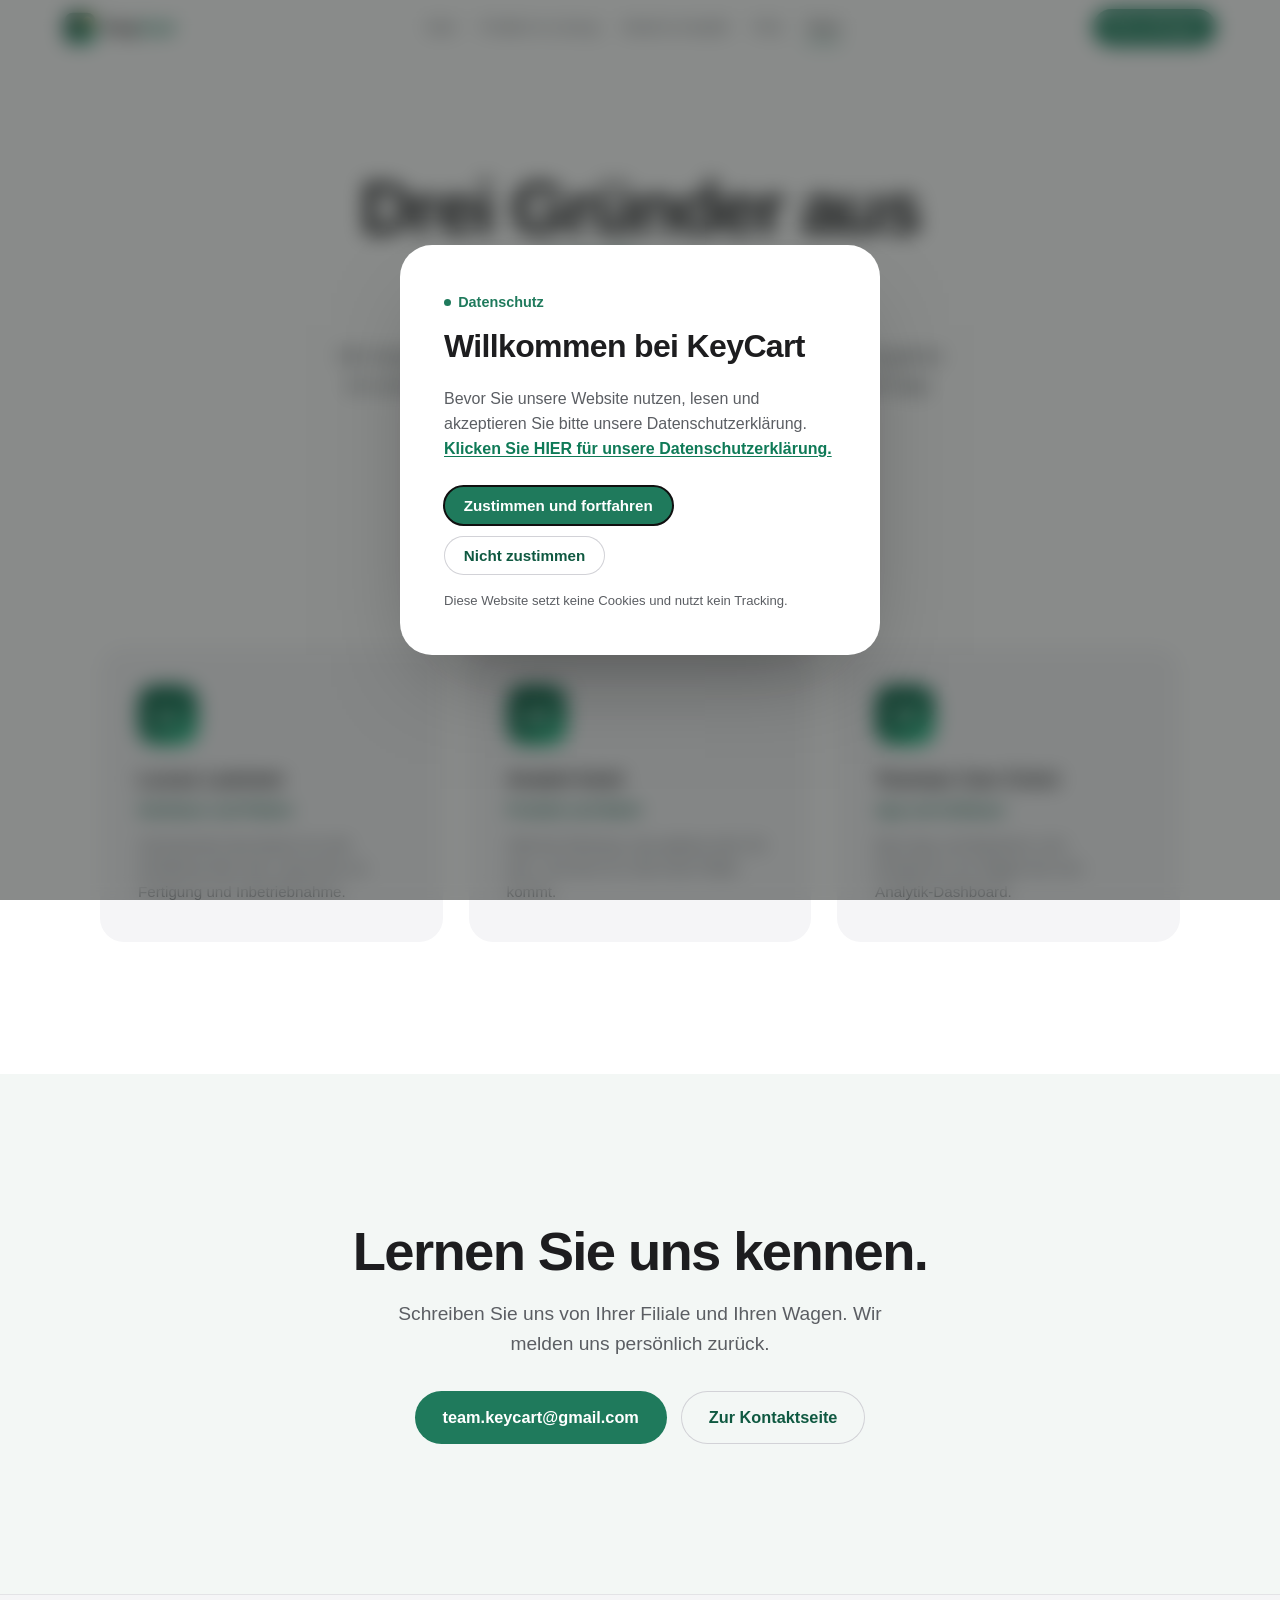
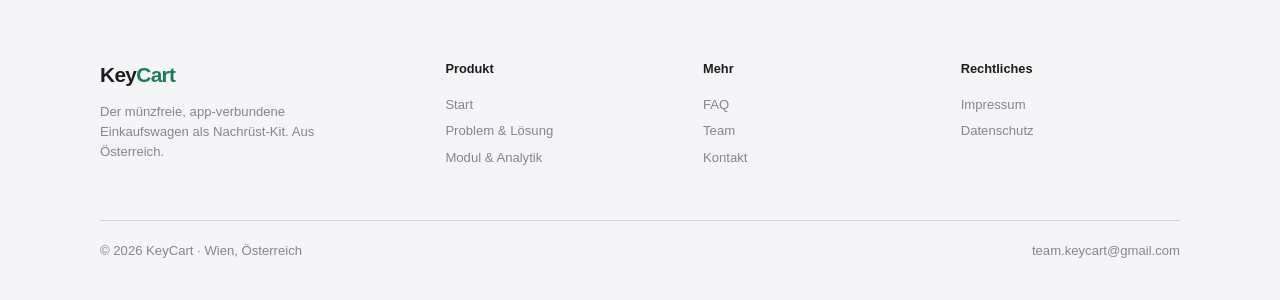
<file: team.html>
<!DOCTYPE html>
<html lang="de">
<head>
<meta charset="UTF-8" />
<meta name="viewport" content="width=device-width, initial-scale=1.0" />
<title>Team · KeyCart</title>
<meta name="description" content="Drei Gründer aus Wien: Hardware und Platine, Produkt und Markt, App und Software." />
<link rel="canonical" href="https://www.keycart.at/team.html" />
<link rel="icon" href="assets/img/favicon.svg" type="image/svg+xml" />
<link rel="stylesheet" href="css/home.css" />
<noscript><style>.reveal{opacity:1!important;transform:none!important}</style></noscript>
</head>
<body>

<header class="nav" id="nav">
  <a href="index.html" class="nav__brand" aria-label="KeyCart Startseite">
    <span class="logo" aria-hidden="true">
      <svg viewBox="0 0 100 100" width="32" height="32" role="img" aria-label="KeyCart Logo">
        <defs>
          <linearGradient id="tile" x1="0" y1="0" x2="1" y2="1">
            <stop offset="0" stop-color="#0A4434"/>
            <stop offset="0.4" stop-color="#0F5941"/>
            <stop offset="0.75" stop-color="#1F7A5C"/>
            <stop offset="1" stop-color="#34D399"/>
          </linearGradient>
        </defs>
        <rect x="2" y="2" width="96" height="96" rx="26" fill="url(#tile)"/>
        <rect x="2.5" y="2.5" width="95" height="95" rx="25.5" fill="none" stroke="#fff" stroke-opacity="0.18"/>
        <g fill="none" stroke="#fff" stroke-width="7" stroke-linecap="round" stroke-linejoin="round" transform="translate(20 26) scale(0.60)">
          <path d="M2 10 H16 L30 65 H86 L98 18"/>
          <path d="M22 30 L98 18"/>
        </g>
        <circle cx="73" cy="29" r="13.5" fill="#F59E0B" stroke="#fff" stroke-width="2.4"/>
        <g transform="translate(73 29) rotate(-32)" fill="#fff">
          <circle cx="-2.6" cy="0" r="2.8"/>
          <rect x="-0.6" y="-1.2" width="7.5" height="2.4" rx="1"/>
          <rect x="4.4" y="-1.2" width="1.8" height="3.6" rx="0.6"/>
        </g>
      </svg>
    </span>
    <span class="nav__word">Key<span>Cart</span></span>
  </a>
  <nav class="nav__links" aria-label="Hauptnavigation">
    <a href="index.html">Start</a>
    <a href="problem-loesung.html">Problem &amp; Lösung</a>
    <a href="modul-analytik.html">Modul &amp; Analytik</a>
    <a href="faq.html">FAQ</a>
    <a href="team.html" aria-current="page">Team</a>
  </nav>
  <a href="kontakt.html" class="btn btn--solid nav__cta">Pilot anfragen</a>
</header>

<main>
<section class="phero">
  <div class="phero__inner">
    <h1 class="reveal">Drei Gründer aus <em>Wien</em>.</h1>
    <p class="phero__sub reveal" style="--i:1">
      Wir bauen KeyCart, weil das Pfand-Problem klein, alt und ungelöst ist und der Nutzen
      für Kundschaft und Handel auf der Hand liegt.
    </p>
  </div>
</section>

<section class="sec" id="team">
  <div class="wrap">
    <div class="team">
      <div class="member reveal">
        <span class="member__av">LL</span>
        <h3>Lucas Lammer</h3>
        <span class="member__role">Hardware und Platine</span>
        <p>Verantwortet das Board von der Schaltung über das Layout bis zur Fertigung und Inbetriebnahme.</p>
      </div>
      <div class="member reveal" style="--i:1">
        <span class="member__av">AA</span>
        <h3>Anatol Azizi</h3>
        <span class="member__role">Produkt und Markt</span>
        <p>Hält die Richtung: was gebaut wird, für wen, und wie es in die erste Filiale kommt.</p>
      </div>
      <div class="member reveal" style="--i:2">
        <span class="member__av">TC</span>
        <h3>Teoman Can Civici</h3>
        <span class="member__role">App und Software</span>
        <p>Baut App und Backend, vom Entsperren am Wagen bis zum Analytik-Dashboard.</p>
      </div>
    </div>
  </div>
</section>

<section class="cta">
  <h2 class="reveal">Lernen Sie uns kennen.</h2>
  <p class="reveal" style="--i:1">Schreiben Sie uns von Ihrer Filiale und Ihren Wagen. Wir melden uns persönlich zurück.</p>
  <div class="cta__row reveal" style="--i:2">
    <a class="btn btn--solid btn--lg" href="mailto:team.keycart@gmail.com">team.keycart@gmail.com</a>
    <a class="btn btn--ghost btn--lg" href="kontakt.html">Zur Kontaktseite</a>
  </div>
</section>
</main>

<footer class="foot">
  <div class="foot__inner">
    <div class="foot__cols">
      <div class="foot__brand">
        <span class="nav__word">Key<span>Cart</span></span>
        <p>Der münzfreie, app-verbundene Einkaufswagen als Nachrüst-Kit. Aus Österreich.</p>
      </div>
      <div class="foot__col"><h4>Produkt</h4>
        <a href="index.html">Start</a>
        <a href="problem-loesung.html">Problem &amp; Lösung</a>
        <a href="modul-analytik.html">Modul &amp; Analytik</a>
      </div>
      <div class="foot__col"><h4>Mehr</h4>
        <a href="faq.html">FAQ</a>
        <a href="team.html">Team</a>
        <a href="kontakt.html">Kontakt</a>
      </div>
      <div class="foot__col"><h4>Rechtliches</h4>
        <a href="impressum.html">Impressum</a>
        <a href="datenschutz.html">Datenschutz</a>
      </div>
    </div>
    <div class="foot__base">
      <span>© 2026 KeyCart · Wien, Österreich</span>
      <a href="mailto:team.keycart@gmail.com">team.keycart@gmail.com</a>
    </div>
  </div>
</footer>

<script src="js/main.js"></script>
</body>
</html>
</file>
<file: css/home.css>
/* ============================================================
   KeyCart — home.css
   Eigenständiges Design-System für die Startseite (Apple-clean,
   Grün als einziger Akzent). Bewusst losgelöst von base/layout/
   components, damit die Unterseiten unberührt bleiben.
   ============================================================ */

:root {
  /* surfaces — heller, ruhiger, fast weiß */
  --bg:        #ffffff;
  --bg-alt:    #f5f5f7;   /* das ruhige Grau */
  --bg-tint:   #f3f7f5;   /* sehr leicht grün getönt */

  /* ink */
  --ink:       #1d1d1f;
  --ink-2:     #5b5e63;
  --ink-3:     #86868b;
  --line:      #e3e3e6;
  --line-2:    #d2d2d7;

  /* brand — Grün als einziger Akzent */
  --green:       #1F7A5C;
  --green-deep:  #0F5941;
  --green-darkest:#0a3528;
  --mint:        #34D399;
  --accent:      #0F7A57;  /* Links / Akzent */

  /* Apple-Systemschrift — SF Pro auf Apple-Geräten, sauberer Fallback sonst.
     Kein externer Webfont (schneller + kein Google-Fonts-Abruf). */
  --display: -apple-system, BlinkMacSystemFont, "SF Pro Display", "Helvetica Neue", Helvetica, Arial, sans-serif;
  --body:    -apple-system, BlinkMacSystemFont, "SF Pro Text", "Helvetica Neue", Helvetica, Arial, sans-serif;
  --mono:    ui-monospace, "SF Mono", SFMono-Regular, Menlo, monospace;

  --r-sm: 12px;
  --r-md: 18px;
  --r-lg: 24px;
  --r-xl: 32px;

  --pad:  clamp(20px, 5vw, 64px);
  --maxw: 1080px;
  --maxtext: 720px;

  --ease: cubic-bezier(.22, 1, .36, 1);
}

/* ---------- reset ---------- */
*, *::before, *::after { box-sizing: border-box; }
* { margin: 0; padding: 0; }
html {
  scroll-behavior: smooth;
  -webkit-font-smoothing: antialiased; -moz-osx-font-smoothing: grayscale;
  text-rendering: optimizeLegibility;
}
@media (prefers-reduced-motion: reduce) { html { scroll-behavior: auto; } }

body {
  font-family: var(--body);
  background: var(--bg);
  color: var(--ink);
  font-size: clamp(16px, 1.04vw, 18px);
  line-height: 1.55;
  -webkit-tap-highlight-color: transparent;
}
img, svg { max-width: 100%; display: block; }
a { color: inherit; text-decoration: none; }
em { font-style: normal; }
::selection { background: rgba(31,122,92,.18); color: var(--green-darkest); }
section[id], [id] { scroll-margin-top: 76px; }

/* ============================================================
   NAV — schlanke, milchige Leiste (Apple-Manier)
   ============================================================ */
.nav {
  position: sticky; top: 0; z-index: 50;
  display: flex; align-items: center; gap: 1.4rem;
  padding: 0 var(--pad); height: 56px;
  background: rgba(255,255,255,.7);
  backdrop-filter: saturate(1.8) blur(20px);
  -webkit-backdrop-filter: saturate(1.8) blur(20px);
  border-bottom: 1px solid transparent;
  transition: border-color .4s var(--ease), background .4s;
}
.nav.scrolled { border-color: rgba(0,0,0,.08); background: rgba(255,255,255,.82); }
.nav__brand { display: inline-flex; align-items: center; gap: .55rem; }
.nav__brand .logo { display: grid; place-items: center; transition: transform .5s var(--ease); }
.nav__brand:hover .logo { transform: rotate(-6deg) scale(1.05); }
.nav__word { font-family: var(--display); font-weight: 800; font-size: 1.2rem; letter-spacing: -.03em; color: var(--ink); }
.nav__word span { color: var(--green); }
.nav__links { display: flex; gap: 1.5rem; margin: 0 auto; }
.nav__links a {
  font-size: .9rem; font-weight: 450; color: var(--ink-2); position: relative; padding: 2px 0;
  transition: color .25s;
}
.nav__links a::after {
  content: ""; position: absolute; left: 0; bottom: -2px; height: 1.5px; width: 0;
  background: var(--green); border-radius: 2px; transition: width .3s var(--ease);
}
.nav__links a:hover { color: var(--ink); }
.nav__links a:hover::after,
.nav__links a[aria-current="page"]::after { width: 100%; }
.nav__links a[aria-current="page"] { color: var(--ink); }

/* ============================================================
   BUTTONS + TEXT-LINKS
   ============================================================ */
.btn {
  display: inline-flex; align-items: center; gap: .45em; cursor: pointer;
  font-family: var(--body); font-weight: 600; font-size: .95rem; white-space: nowrap;
  padding: .72em 1.3em; border-radius: 980px; border: 0;
  transition: transform .3s var(--ease), background .3s, box-shadow .3s, color .25s, opacity .25s;
}
.btn--solid { color: #fff; background: var(--green); }
.btn--solid:hover { background: var(--green-deep); }
.btn--ghost { color: var(--green-deep); background: transparent; box-shadow: inset 0 0 0 1px var(--line-2); }
.btn--ghost:hover { box-shadow: inset 0 0 0 1px var(--green); }
.btn--lg { font-size: 1.02rem; padding: .85em 1.7em; }
.nav__cta { font-size: .88rem; padding: .55em 1.05em; }

/* Apple-Textlink „… ›" */
.link {
  display: inline-flex; align-items: center; gap: .25em;
  color: var(--accent); font-weight: 500; font-size: 1.05rem;
}
.link svg { width: 16px; height: 16px; transition: transform .3s var(--ease); }
.link:hover { text-decoration: underline; text-underline-offset: 3px; }
.link:hover svg { transform: translateX(3px); }

/* ============================================================
   PRIMITIVES — Kicker
   ============================================================ */
.kicker {
  display: inline-flex; align-items: center; gap: .55em;
  font-weight: 600; font-size: 1rem; letter-spacing: .01em; color: var(--green);
}
.kicker__dot { width: 7px; height: 7px; border-radius: 50%; background: var(--green); }

/* ============================================================
   SECTION-GERÜST
   ============================================================ */
.sec { padding: clamp(72px,11vw,132px) var(--pad); }
.sec--alt { background: var(--bg-alt); }
.wrap { max-width: var(--maxw); margin: 0 auto; }
.sec__head { max-width: var(--maxtext); margin: 0 auto; text-align: center; }
.sec__head h2 {
  font-family: var(--display); font-weight: 700; letter-spacing: -.03em; line-height: 1.04;
  font-size: clamp(2rem, 4.6vw, 3.3rem); color: var(--ink); margin-top: .8rem;
}
.sec__head p {
  margin: 1.1rem auto 0; max-width: 56ch; color: var(--ink-2);
  font-size: clamp(1.08rem, 1.5vw, 1.3rem); line-height: 1.5;
}

/* ============================================================
   HERO — zentriert, viel Luft, großes Visual
   ============================================================ */
.hero { text-align: center; padding: clamp(56px,9vw,110px) var(--pad) clamp(40px,6vw,72px); }
.hero__inner { max-width: 860px; margin: 0 auto; }
.hero h1 {
  font-family: var(--display); font-weight: 700; letter-spacing: -.035em; line-height: 1;
  font-size: clamp(3rem, 8.5vw, 6rem); color: var(--ink); margin: 1.1rem 0 0;
}
.hero h1 em { color: var(--green); }
.hero__sub {
  margin: 1.4rem auto 0; max-width: 50ch; color: var(--ink-2);
  font-size: clamp(1.12rem, 1.7vw, 1.4rem); line-height: 1.45;
}
.hero__links { margin-top: 1.8rem; display: flex; gap: 1.6rem; justify-content: center; flex-wrap: wrap; }

.hero__art { max-width: 760px; margin: clamp(36px,6vw,72px) auto 0; }
.cart-svg { width: 100%; height: auto; }

/* ============================================================
   STATEMENT — eine große, ruhige Aussage
   ============================================================ */
.statement { padding: clamp(60px,9vw,120px) var(--pad); text-align: center; }
.statement p {
  max-width: 18ch; margin: 0 auto;
  font-family: var(--display); font-weight: 700; letter-spacing: -.03em; line-height: 1.06;
  font-size: clamp(2rem, 5.2vw, 3.6rem); color: var(--ink);
}
.statement em { color: var(--green); }

/* ============================================================
   BENTO — die fünf Funktionen
   ============================================================ */
.bento {
  margin-top: clamp(44px,5vw,68px);
  display: grid; grid-template-columns: repeat(6, 1fr); gap: clamp(14px,1.4vw,20px);
}
.bento__box {
  grid-column: span 2;
  display: flex; flex-direction: column;
  background: var(--bg); border: 1px solid var(--line); border-radius: var(--r-lg);
  padding: clamp(26px,2.6vw,38px);
  transition: background .35s var(--ease), border-color .35s, transform .35s var(--ease);
}
.sec--alt .bento__box { background: #fff; border-color: transparent; box-shadow: 0 1px 2px rgba(0,0,0,.04); }
a.bento__box:hover { transform: translateY(-3px); border-color: var(--line-2); }
.sec--alt a.bento__box:hover { box-shadow: 0 10px 30px -16px rgba(0,0,0,.18); }
.bento__box--wide { grid-column: span 3; }
.bento__n {
  font-family: var(--mono); font-size: .8rem; font-weight: 600; color: var(--green); letter-spacing: .04em;
}
.bento__ic {
  width: 46px; height: 46px; margin: .2rem 0 1.3rem; border-radius: 13px;
  display: grid; place-items: center; color: var(--green-deep);
  background: var(--bg-tint); box-shadow: inset 0 0 0 1px rgba(31,122,92,.12);
}
.sec--alt .bento__ic { background: var(--bg-alt); }
.bento__ic svg { width: 24px; height: 24px; }
.bento__box h3 {
  font-family: var(--display); font-weight: 600; letter-spacing: -.02em;
  font-size: clamp(1.25rem,1.7vw,1.5rem); color: var(--ink);
}
.bento__box p { margin-top: .5rem; color: var(--ink-2); font-size: 1rem; line-height: 1.5; }
.bento__more {
  margin-top: auto; padding-top: 1rem; display: inline-flex; align-items: center; gap: .3em;
  color: var(--accent); font-weight: 500; font-size: .95rem;
}
.bento__more svg { width: 15px; height: 15px; transition: transform .3s var(--ease); }
a.bento__box:hover .bento__more svg { transform: translateX(3px); }

/* ============================================================
   STEPS — die beibehaltene 3-Schritt-Komponente (Apple-clean)
   ============================================================ */
.steps {
  margin-top: clamp(44px,5vw,68px);
  display: grid; grid-template-columns: 1fr auto 1fr auto 1fr; align-items: stretch;
  gap: clamp(8px,1.4vw,20px); list-style: none;
}
.step {
  background: #fff; border: 1px solid var(--line); border-radius: var(--r-lg);
  padding: clamp(26px,3vw,40px);
}
.sec--alt .step { border-color: transparent; box-shadow: 0 1px 2px rgba(0,0,0,.04); }
.step__n {
  display: grid; place-items: center; width: 46px; height: 46px; border-radius: 50%;
  font-family: var(--display); font-weight: 700; font-size: 1.3rem; color: #fff;
  background: var(--green); margin-bottom: 1.1rem;
}
.step h3 { font-family: var(--display); font-weight: 600; font-size: 1.35rem; letter-spacing: -.01em; }
.step p { margin-top: .5rem; color: var(--ink-2); font-size: 1rem; line-height: 1.5; }
.step__line {
  align-self: center; height: 2px; min-width: 26px;
  background: repeating-linear-gradient(90deg, var(--line-2) 0 7px, transparent 7px 14px);
}

/* ============================================================
   CTA — ruhig, zentriert, leicht grün getönt
   ============================================================ */
.cta { padding: clamp(80px,12vw,150px) var(--pad); text-align: center; background: var(--bg-tint); }
.cta h2 {
  font-family: var(--display); font-weight: 700; letter-spacing: -.03em; line-height: 1.04;
  font-size: clamp(2rem, 5vw, 3.4rem); color: var(--ink);
}
.cta p { margin: 1.2rem auto 0; max-width: 48ch; color: var(--ink-2); font-size: clamp(1.06rem,1.5vw,1.25rem); }
.cta__row { margin-top: 2rem; display: flex; gap: .9rem; justify-content: center; flex-wrap: wrap; }

/* ============================================================
   FOOTER — kleine Schrift, ordentlich (Apple-Manier)
   ============================================================ */
.foot {
  background: var(--bg-alt); border-top: 1px solid var(--line);
  padding: clamp(44px,5vw,64px) var(--pad) clamp(28px,3vw,40px);
  color: var(--ink-3); font-size: .82rem;
}
.foot__inner { max-width: var(--maxw); margin: 0 auto; }
.foot__cols { display: grid; grid-template-columns: 1.4fr 1fr 1fr 1fr; gap: clamp(24px,3vw,48px); }
.foot__brand .nav__word { font-size: 1.3rem; }
.foot__brand p { margin-top: .7rem; max-width: 30ch; color: var(--ink-3); line-height: 1.5; }
.foot__col h4 { font-size: .8rem; font-weight: 600; color: var(--ink); margin-bottom: .8rem; }
.foot__col a { display: block; color: var(--ink-3); padding: .2rem 0; transition: color .25s; }
.foot__col a:hover { color: var(--green-deep); }
.foot__base {
  margin-top: clamp(32px,4vw,48px); padding-top: 1.3rem; border-top: 1px solid var(--line-2);
  display: flex; justify-content: space-between; gap: 1rem; flex-wrap: wrap;
}
.foot__base a:hover { color: var(--green-deep); }

/* ============================================================
   REVEAL — sanftes Auf-/Einblenden (Apple-Manier)
   ============================================================ */
.reveal { opacity: 0; transform: translateY(14px); }
.reveal.in {
  opacity: 1; transform: none;
  transition: opacity .45s var(--ease), transform .45s var(--ease);
  transition-delay: calc(var(--i, 0) * 38ms);
}
@media (prefers-reduced-motion: reduce) { .reveal { opacity: 1; transform: none; transition: none; } }

/* ============================================================
   CONSENT-GATE — wird von js/main.js erzeugt
   ============================================================ */
.consent-lock { overflow: hidden !important; }
.consent {
  position: fixed; inset: 0; z-index: 1000; display: flex; align-items: center; justify-content: center;
  padding: var(--pad); background: rgba(20,24,22,.5);
  backdrop-filter: blur(10px) saturate(1.1); -webkit-backdrop-filter: blur(10px) saturate(1.1);
  animation: consent-fade .35s var(--ease);
}
@keyframes consent-fade { from { opacity: 0; } to { opacity: 1; } }
@media (prefers-reduced-motion: reduce) { .consent { animation: none; } }
.consent__card {
  width: min(480px, 100%); text-align: left;
  background: #fff; border-radius: var(--r-xl); padding: clamp(28px,5vw,44px);
  box-shadow: 0 40px 90px -40px rgba(0,0,0,.5);
}
.consent .kicker, .consent .eyebrow { color: var(--green); font-weight: 600; }
.consent__card h2 {
  font-family: var(--display); font-weight: 700; letter-spacing: -.02em;
  font-size: clamp(1.5rem, 4vw, 2rem); color: var(--ink); margin: .5rem 0 0;
}
.consent__card p { margin-top: 1rem; color: var(--ink-2); line-height: 1.55; }
.consent__link { color: var(--accent); font-weight: 600; text-decoration: underline; text-underline-offset: 2px; }
.consent__row { margin-top: 1.5rem; display: flex; gap: .7rem; flex-wrap: wrap; }
.consent__note { font-size: .82rem; color: var(--ink-3); }
/* Falls main.js noch .eyebrow/.eyebrow__dot nutzt */
.eyebrow { display: inline-flex; align-items: center; gap: .5em; font-weight: 600; font-size: .9rem; color: var(--green); }
.eyebrow__dot { width: 7px; height: 7px; border-radius: 50%; background: var(--green); }

/* ============================================================
   RESPONSIVE
   ============================================================ */
@media (max-width: 900px) {
  .bento__box, .bento__box--wide { grid-column: span 3; }
  .steps { grid-template-columns: 1fr; }
  .step__line { width: 2px; height: 26px; min-width: 0; justify-self: center;
    background: repeating-linear-gradient(180deg, var(--line-2) 0 7px, transparent 7px 14px); }
  .foot__cols { grid-template-columns: 1fr 1fr; }
}
@media (max-width: 680px) {
  .nav__links { display: none; }
  .bento { grid-template-columns: 1fr; }
  .bento__box, .bento__box--wide { grid-column: auto; }
  .foot__cols { grid-template-columns: 1fr 1fr; }
}
@media (max-width: 460px) {
  .foot__cols { grid-template-columns: 1fr; }
}

/* ============================================================
   UNTERSEITEN-BAUSTEINE (gleiches System, Apple-clean)
   ============================================================ */

/* Page-Hero — kompakter, zentriert */
.phero { text-align: center; padding: clamp(60px,9vw,116px) var(--pad) clamp(28px,4vw,52px); }
.phero__inner { max-width: 760px; margin: 0 auto; }
.phero h1 {
  font-family: var(--display); font-weight: 700; letter-spacing: -.035em; line-height: 1.02;
  font-size: clamp(2.6rem,6.5vw,4.6rem); color: var(--ink);
}
.phero h1 em { color: var(--green); }
.phero__sub { margin: 1.2rem auto 0; max-width: 54ch; color: var(--ink-2); font-size: clamp(1.1rem,1.6vw,1.35rem); line-height: 1.45; }

/* Split — Medien + Text */
.split { display: grid; grid-template-columns: 1fr 1fr; gap: clamp(28px,4vw,64px); align-items: center; }

/* Panel — heller Rahmen für ein Visual */
.panel {
  background: var(--bg-alt); border-radius: var(--r-xl);
  padding: clamp(28px,4vw,52px); display: flex; flex-direction: column; align-items: center; gap: 1rem;
}
.panel__cap { font-size: .82rem; color: var(--ink-3); }

/* Geräte-Mock */
.device {
  position: relative; width: min(260px, 80%); aspect-ratio: 5/7; border-radius: 26px; padding: 13px;
  background: linear-gradient(155deg, var(--green-deep), var(--green) 55%, #2a8f6c);
  box-shadow: 0 30px 60px -30px rgba(9,61,46,.5), inset 0 0 0 1px rgba(255,255,255,.18);
}
.device__screen { height:100%; border-radius:15px; background:#fff; padding:14px; display:flex; flex-direction:column; color:var(--ink); box-shadow: inset 0 0 0 1px rgba(0,0,0,.05); }
.device__bar { display:flex; justify-content:space-between; align-items:center; font-family:var(--mono); font-size:.66rem; color:var(--ink-2); }
.device__batt i { display:inline-block; width:18px; height:9px; border-radius:2px; border:1.5px solid var(--ink-3); position:relative; }
.device__batt i::before { content:""; position:absolute; inset:1.5px; width:60%; background:var(--green); border-radius:1px; }
.device__big { flex:1; display:flex; flex-direction:column; align-items:center; justify-content:center; gap:.35rem; text-align:center; color:var(--green-deep); }
.device__big strong { font-family:var(--display); font-weight:700; font-size:1.45rem; color:var(--ink); }
.device__big span { font-size:.76rem; color:var(--ink-2); }
.device__map { display:grid; grid-template-columns:repeat(3,1fr); gap:5px; margin-top:auto; }
.device__map span { height:15px; border-radius:4px; background:var(--bg-alt); }
.device__map span:nth-child(2){ background:#9fe3c4; }
.device__map span:nth-child(5){ background:#34D399; opacity:.7; }
.device__led { position:absolute; top:24px; right:-5px; width:10px; height:10px; border-radius:50%; background:var(--mint); }
.device__clamp { position:absolute; bottom:-13px; left:50%; transform:translateX(-50%); width:62%; height:15px; border-radius:0 0 12px 12px; background:linear-gradient(#0a3528,#072018); }

/* Parts-Liste */
.parts__h { font-family:var(--display); font-weight:600; font-size:1.4rem; letter-spacing:-.01em; }
.parts { list-style:none; margin-top:1rem; }
.parts li { display:flex; gap:.85rem; padding:.8rem 0; border-bottom:1px solid var(--line); align-items:flex-start; }
.parts li:last-child { border-bottom:0; }
.parts__dot { flex:none; width:8px; height:8px; margin-top:.5rem; border-radius:50%; background:var(--green); }
.parts li b { font-family:var(--display); font-weight:600; font-size:1rem; display:block; color:var(--ink); }
.parts li span { font-size:.9rem; color:var(--ink-2); }
.parts__foot { margin-top:1.2rem; font-family:var(--mono); font-size:.76rem; color:var(--ink-3); line-height:1.6; }

/* System-Fluss */
.sysmap { display:grid; grid-template-columns:1fr auto 1fr auto 1fr; align-items:stretch; gap:clamp(8px,1.4vw,18px); margin-top:clamp(40px,5vw,64px); }
.node { background:var(--bg-alt); border-radius:var(--r-lg); padding:clamp(22px,2.6vw,34px); }
.node__ic { width:46px; height:46px; border-radius:13px; display:grid; place-items:center; color:#fff; background:var(--green); margin-bottom:.9rem; }
.node__ic svg { width:24px; height:24px; }
.node h3 { font-family:var(--display); font-weight:600; font-size:1.15rem; display:flex; align-items:center; gap:.5rem; flex-wrap:wrap; }
.node__tag { font-family:var(--mono); font-size:.6rem; letter-spacing:.06em; text-transform:uppercase; color:var(--green-deep); background:rgba(31,122,92,.1); padding:.25em .55em; border-radius:999px; }
.node p { margin-top:.5rem; color:var(--ink-2); font-size:.92rem; }
.sysmap__link { align-self:center; display:flex; flex-direction:column; align-items:center; gap:.4rem; min-width:48px; }
.sysmap__link::before { content:""; height:2px; width:100%; min-width:28px; background:repeating-linear-gradient(90deg, var(--line-2) 0 7px, transparent 7px 14px); }
.sysmap__link span { font-family:var(--mono); font-size:.62rem; letter-spacing:.04em; color:var(--ink-3); white-space:nowrap; }

/* Dunkle Sektion (Analytik) */
.dark { background:#0c1f18; color:#eaf4ee; }
.dark__inner { max-width:var(--maxw); margin:0 auto; padding:clamp(72px,11vw,140px) var(--pad); display:grid; grid-template-columns:1fr 1fr; gap:clamp(32px,5vw,72px); align-items:center; }
.dark h2 { font-family:var(--display); font-weight:700; letter-spacing:-.03em; line-height:1.05; font-size:clamp(2rem,4.6vw,3.2rem); color:#fff; }
.dark p { margin-top:1.2rem; color:rgba(234,244,238,.8); font-size:clamp(1.05rem,1.4vw,1.2rem); line-height:1.55; max-width:50ch; }
.ticks { list-style:none; margin-top:1.6rem; display:flex; flex-direction:column; gap:.8rem; }
.ticks li { display:flex; align-items:center; gap:.7rem; color:rgba(234,244,238,.92); }
.tick { flex:none; width:22px; height:22px; border-radius:7px; background:rgba(52,211,153,.18); box-shadow:inset 0 0 0 1px rgba(52,211,153,.4); position:relative; }
.tick::after { content:""; position:absolute; left:7px; top:5px; width:5px; height:9px; border:solid var(--mint); border-width:0 2px 2px 0; transform:rotate(45deg); }
.figure { background:rgba(7,30,22,.5); border:1px solid rgba(52,211,153,.2); border-radius:var(--r-xl); padding:clamp(16px,2.4vw,26px); }
.figure svg { width:100%; height:auto; display:block; border-radius:var(--r-md); }
.figure figcaption { font-family:var(--mono); font-size:.72rem; color:var(--mint); text-align:center; margin-top:.8rem; }

/* FAQ-Akkordeon */
.faq { max-width:820px; margin:clamp(40px,5vw,64px) auto 0; display:flex; flex-direction:column; gap:.6rem; }
.faq__item { background:var(--bg-alt); border-radius:var(--r-md); overflow:hidden; }
.faq__item summary { cursor:pointer; list-style:none; padding:1.15rem 1.4rem; font-family:var(--display); font-weight:600; font-size:1.06rem; color:var(--ink); display:flex; align-items:center; justify-content:space-between; gap:1rem; }
.faq__item summary::-webkit-details-marker { display:none; }
.faq__item summary::after { content:"+"; font-size:1.5rem; line-height:1; color:var(--green); transition:transform .25s var(--ease); }
.faq__item[open] summary::after { transform:rotate(45deg); }
.faq__item p { margin:0; padding:0 1.4rem 1.3rem; color:var(--ink-2); line-height:1.6; }

/* Team */
.team { display:grid; grid-template-columns:repeat(3,1fr); gap:clamp(16px,2vw,28px); margin-top:clamp(40px,5vw,64px); }
.member { background:var(--bg-alt); border-radius:var(--r-lg); padding:clamp(26px,3vw,38px); }
.member__av { width:60px; height:60px; border-radius:18px; display:grid; place-items:center; font-family:var(--display); font-weight:700; font-size:1.3rem; color:#fff; background:linear-gradient(150deg,var(--green-deep),var(--green) 55%,var(--mint)); margin-bottom:1.1rem; }
.member h3 { font-family:var(--display); font-weight:600; font-size:1.3rem; }
.member__role { display:block; font-size:.95rem; color:var(--green-deep); font-weight:600; margin-top:.2rem; }
.member p { margin-top:.7rem; color:var(--ink-2); font-size:.95rem; }

/* Kontakt-Block */
.contact { max-width:680px; margin:0 auto; text-align:center; }
.contact__mail { font-family:var(--display); font-weight:700; letter-spacing:-.02em; font-size:clamp(1.4rem,3vw,2rem); color:var(--green-deep); display:inline-block; margin-top:.5rem; }
.contact__mail:hover { text-decoration:underline; text-underline-offset:4px; }

/* Prose — Rechtsseiten */
.prose { max-width:760px; margin:0 auto; padding:clamp(40px,7vw,80px) var(--pad) clamp(48px,6vw,90px); }
.prose__back { display:inline-flex; align-items:center; gap:.4rem; color:var(--accent); font-weight:500; margin-bottom:2rem; }
.prose__back:hover { text-decoration:underline; text-underline-offset:3px; }
.prose h1 { font-family:var(--display); font-weight:700; letter-spacing:-.03em; font-size:clamp(2rem,5vw,2.8rem); }
.prose__sub { color:var(--ink-3); font-size:.9rem; margin:.4rem 0 2.4rem; line-height:1.5; }
.prose h2 { font-family:var(--display); font-weight:600; font-size:1.3rem; margin:2.4rem 0 .7rem; }
.prose h3 { font-weight:600; font-size:1.02rem; margin:1.4rem 0 .3rem; }
.prose p, .prose li { color:var(--ink-2); line-height:1.7; }
.prose ul { padding-left:1.2rem; }
.prose a { color:var(--accent); }
.prose dl { margin:.4rem 0 0; }
.prose dt { font-weight:600; color:var(--ink); margin-top:.9rem; }
.prose dd { margin:.1rem 0 0; color:var(--ink-2); }
.prose .ph { background:#fff3c4; border-bottom:1px dashed #b07d00; padding:0 .25em; color:#6b4e00; border-radius:3px; }
.prose__note { background:var(--bg-alt); border-left:3px solid var(--green); border-radius:var(--r-sm); padding:1rem 1.2rem; font-size:.92rem; margin:1.4rem 0; }
.prose__foot { margin-top:3rem; padding-top:1.4rem; border-top:1px solid var(--line); font-size:.85rem; color:var(--ink-3); }

@media (max-width: 900px) {
  .split { grid-template-columns:1fr; }
  .dark__inner { grid-template-columns:1fr; }
  .sysmap { grid-template-columns:1fr; }
  .sysmap__link { flex-direction:row; min-height:30px; }
  .sysmap__link::before { width:2px; min-width:0; height:26px; background:repeating-linear-gradient(180deg,var(--line-2) 0 7px,transparent 7px 14px); }
  .team { grid-template-columns:1fr; }
}
</file>
